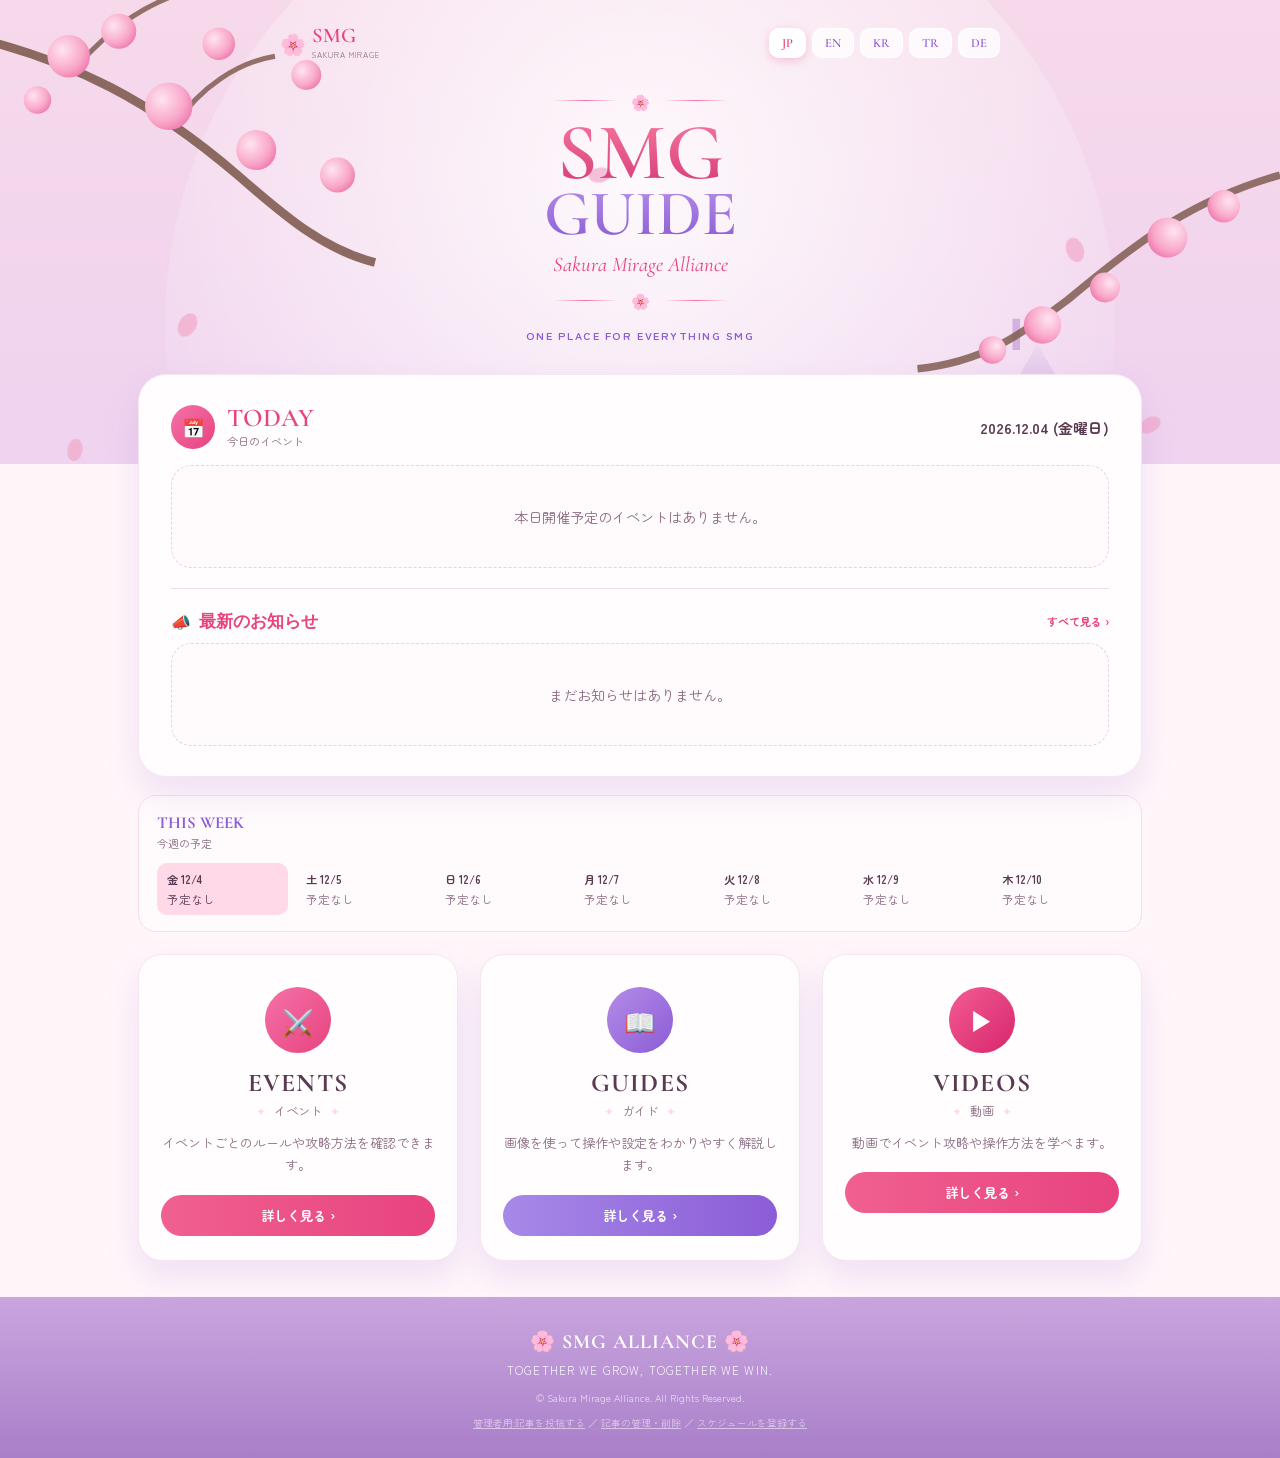
<file: index.html>
<!DOCTYPE html>
<html lang="ja">
<head>
<meta charset="UTF-8">
<meta name="viewport" content="width=device-width, initial-scale=1.0">
<title>SMG GUIDE | Sakura Mirage Alliance</title>
<link rel="preconnect" href="https://fonts.googleapis.com">
<link href="https://fonts.googleapis.com/css2?family=Cormorant+Garamond:ital,wght@0,500;0,600;1,500&family=Zen+Maru+Gothic:wght@400;500;700;900&display=swap" rel="stylesheet">
<link rel="stylesheet" href="styles.css">
</head>
<body>

<section class="hero">
  <svg class="hero-bg" viewBox="0 0 1024 900" preserveAspectRatio="xMidYMin slice" xmlns="http://www.w3.org/2000/svg">
    <defs>
      <linearGradient id="sky" x1="0" y1="0" x2="0" y2="1">
        <stop offset="0%" stop-color="#f6d9ea"/>
        <stop offset="40%" stop-color="#efd3ef"/>
        <stop offset="75%" stop-color="#e2cbef"/>
        <stop offset="100%" stop-color="#d3bde8"/>
      </linearGradient>
      <linearGradient id="water" x1="0" y1="0" x2="0" y2="1">
        <stop offset="0%" stop-color="#e7c9ea"/>
        <stop offset="100%" stop-color="#d1a9de"/>
      </linearGradient>
      <radialGradient id="glow" cx="50%" cy="35%" r="60%">
        <stop offset="0%" stop-color="#ffffff" stop-opacity="0.85"/>
        <stop offset="100%" stop-color="#ffffff" stop-opacity="0"/>
      </radialGradient>
      <linearGradient id="castle" x1="0" y1="0" x2="0" y2="1">
        <stop offset="0%" stop-color="#ecd7f0"/>
        <stop offset="100%" stop-color="#d9bce6"/>
      </linearGradient>
      <radialGradient id="blossom" cx="35%" cy="35%" r="70%">
        <stop offset="0%" stop-color="#ffe4f0"/>
        <stop offset="70%" stop-color="#f9a7c9"/>
        <stop offset="100%" stop-color="#ef7fb0"/>
      </radialGradient>
    </defs>

    <rect x="0" y="0" width="1024" height="900" fill="url(#sky)"/>
    <rect x="0" y="560" width="1024" height="340" fill="url(#water)"/>
    <circle cx="512" cy="260" r="380" fill="url(#glow)"/>

    <g opacity="0.75" transform="translate(660,300)">
      <rect x="60" y="140" width="220" height="140" fill="url(#castle)"/>
      <polygon points="60,140 170,60 280,140" fill="url(#castle)"/>
      <rect x="0" y="180" width="60" height="100" fill="url(#castle)"/>
      <polygon points="0,180 30,140 60,180" fill="url(#castle)"/>
      <rect x="280" y="190" width="55" height="90" fill="url(#castle)"/>
      <polygon points="280,190 307,152 335,190" fill="url(#castle)"/>
      <rect x="150" y="10" width="40" height="70" fill="url(#castle)"/>
      <polygon points="150,10 170,-25 190,10" fill="url(#castle)"/>
      <rect x="150" y="-45" width="6" height="25" fill="#c9a3da"/>
    </g>
    <path d="M 560 560 Q 690 500 830 560" stroke="#e9d3ee" stroke-width="10" fill="none" opacity="0.8"/>

    <g transform="translate(0,-10)">
      <path d="M -20 40 C 60 60 120 90 190 150 C 230 185 260 210 300 220" stroke="#7a5548" stroke-width="7" fill="none" opacity="0.85"/>
      <path d="M 60 65 C 90 30 120 10 160 0" stroke="#7a5548" stroke-width="4" fill="none" opacity="0.8"/>
      <path d="M 140 110 C 160 80 190 60 220 55" stroke="#7a5548" stroke-width="4" fill="none" opacity="0.8"/>
      <g fill="url(#blossom)">
        <circle cx="55" cy="55" r="17"/>
        <circle cx="95" cy="35" r="14"/>
        <circle cx="135" cy="95" r="19"/>
        <circle cx="175" cy="45" r="13"/>
        <circle cx="205" cy="130" r="16"/>
        <circle cx="245" cy="70" r="12"/>
        <circle cx="30" cy="90" r="11"/>
        <circle cx="270" cy="150" r="14"/>
      </g>
    </g>

    <g transform="translate(1024,120) scale(-1,1)">
      <path d="M 0 20 C 70 40 110 70 170 120 C 210 150 240 170 290 175" stroke="#7a5548" stroke-width="6" fill="none" opacity="0.8"/>
      <g fill="url(#blossom)">
        <circle cx="45" cy="45" r="13"/>
        <circle cx="90" cy="70" r="16"/>
        <circle cx="140" cy="110" r="12"/>
        <circle cx="190" cy="140" r="15"/>
        <circle cx="230" cy="160" r="11"/>
      </g>
    </g>

    <g fill="#f3a8c9" opacity="0.7">
      <ellipse cx="150" cy="260" rx="7" ry="10" transform="rotate(30 150 260)"/>
      <ellipse cx="860" cy="200" rx="7" ry="10" transform="rotate(-20 860 200)"/>
      <ellipse cx="920" cy="340" rx="6" ry="9" transform="rotate(60 920 340)"/>
      <ellipse cx="60" cy="360" rx="6" ry="9" transform="rotate(10 60 360)"/>
      <ellipse cx="480" cy="140" rx="6" ry="9" transform="rotate(80 480 140)"/>
    </g>
  </svg>

  <div class="hero-content">
    <div class="topbar">
      <a class="brand" href="index.html">
        <span class="mark">🌸</span>
        <div>
          <div class="brand-name">SMG</div>
          <div class="brand-sub">SAKURA&nbsp;MIRAGE</div>
        </div>
      </a>
      <div class="langs">
        <span class="lang-btn" data-lang="jp">JP</span>
        <span class="lang-btn" data-lang="en">EN</span>
        <span class="lang-btn" data-lang="kr">KR</span>
        <span class="lang-btn" data-lang="tr">TR</span>
        <span class="lang-btn" data-lang="de">DE</span>
      </div>
    </div>

    <div class="ornament"><span class="line"></span>🌸<span class="line"></span></div>
    <h1 class="title">
      <span class="l1">SMG</span>
      <span class="l2">GUIDE</span>
    </h1>
    <p class="subtitle">Sakura Mirage Alliance</p>
    <div class="ornament" style="margin-top:12px;"><span class="line"></span>🌸<span class="line"></span></div>
    <p class="tagline" id="tagline">ONE PLACE FOR EVERYTHING SMG</p>
  </div>
</section>

<section class="today-card">
  <div class="today-card-inner">
    <div class="today-card-head">
      <div class="today-head-left">
        <div class="today-icon">📅</div>
        <div>
          <h2 class="today-title" data-i18n="today_title">TODAY</h2>
          <p class="today-sub" id="today-sub" data-i18n="today_subtitle">今日のイベント</p>
        </div>
      </div>
      <div class="today-date" id="today-date-text">-</div>
    </div>

    <div class="today-events" id="today-events-list">
      <div class="empty-state" data-i18n="loading">読み込み中…</div>
    </div>

    <div class="today-card-divider"></div>

    <div class="today-notice">
      <div class="today-notice-head">
        <span class="today-notice-icon">📣</span>
        <h3 data-i18n="today_notice_heading">最新のお知らせ</h3>
        <a href="notice.html" class="today-notice-more" data-i18n="today_notice_more">すべて見る ›</a>
      </div>
      <div id="today-notice-item">
        <div class="empty-state" data-i18n="loading">読み込み中…</div>
      </div>
    </div>
  </div>
</section>

<section class="this-week">
  <div class="this-week-inner">
    <div class="this-week-head">
      <h3 data-i18n="this_week_title">THIS WEEK</h3>
      <p id="this-week-sub" data-i18n="this_week_subtitle">今週の予定</p>
    </div>
    <div class="week-list" id="week-list">
      <div class="empty-state" data-i18n="loading">読み込み中…</div>
    </div>
  </div>
</section>

<div class="cards">
  <a class="card" href="events.html">
    <div class="icon-circle icon-events">⚔️</div>
    <h3>EVENTS</h3>
    <div class="jp" data-i18n="card_events_label">イベント</div>
    <p data-i18n="card_events_desc">イベントごとのルールや攻略方法を確認できます。</p>
    <span class="cta cta-events" data-i18n="cta_more">詳しく見る ›</span>
  </a>
  <a class="card" href="guides.html">
    <div class="icon-circle icon-guides">📖</div>
    <h3>GUIDES</h3>
    <div class="jp" data-i18n="card_guides_label">ガイド</div>
    <p data-i18n="card_guides_desc">画像を使って操作や設定をわかりやすく解説します。</p>
    <span class="cta cta-guides" data-i18n="cta_more">詳しく見る ›</span>
  </a>
  <a class="card" href="videos.html">
    <div class="icon-circle icon-videos">▶</div>
    <h3>VIDEOS</h3>
    <div class="jp" data-i18n="card_videos_label">動画</div>
    <p data-i18n="card_videos_desc">動画でイベント攻略や操作方法を学べます。</p>
    <span class="cta cta-videos" data-i18n="cta_more">詳しく見る ›</span>
  </a>
</div>

<footer>
  <h5>🌸 SMG ALLIANCE 🌸</h5>
  <p class="en">TOGETHER WE GROW, TOGETHER WE WIN.</p>
  <p class="copy">© Sakura Mirage Alliance. All Rights Reserved.</p>
  <p class="copy" style="margin-top:10px;">
    <a href="admin.html" style="color:#fff; opacity:.7; text-decoration:underline;" data-i18n="footer_admin_post">管理者用:記事を投稿する</a>
    ／
    <a href="manage.html" style="color:#fff; opacity:.7; text-decoration:underline;" data-i18n="footer_admin_manage">記事の管理・削除</a>
    ／
    <a href="schedule-admin.html" style="color:#fff; opacity:.7; text-decoration:underline;">スケジュールを登録する</a>
  </p>
</footer>

<script src="config.js"></script>
<script src="app.js"></script>
<script>
  let allSchedules = [];
  let latestNotice = null;

  function renderTodayDate(lang) {
    const { dateStr, weekday } = SMG.getSTDate(0);
    const [y, m, d] = dateStr.split("-").map(Number);
    const text = (lang === "en")
      ? `${SMG.MONTH_EN[m - 1]} ${d}, ${y}`
      : `${y}.${String(m).padStart(2,"0")}.${String(d).padStart(2,"0")} (${SMG.WEEKDAY_FULL[lang][weekday].slice(0,3)})`;
    document.getElementById("today-date-text").textContent = text;
  }

  function renderTodayEvents(lang) {
    const list = document.getElementById("today-events-list");
    const today = SMG.getTodaySchedules(allSchedules);
    if (!today.length) {
      list.innerHTML = `<div class="empty-state">${SMG.t("today_empty", lang)}</div>`;
      return;
    }
    const next = SMG.getNextEvent(today);
    list.innerHTML = today.map(s => SMG.renderEventRow(s, lang, !!(next && s.id === next.id))).join("");
  }

  function renderThisWeek(lang) {
    const listEl = document.getElementById("week-list");
    const week = SMG.getWeekSchedules(allSchedules, 7);
    listEl.innerHTML = week.map((day, i) => SMG.renderWeekDay(day, lang, i === 0)).join("");
  }

  function renderNotice(lang) {
    const box = document.getElementById("today-notice-item");
    if (!latestNotice) {
      box.innerHTML = `<div class="empty-state">${SMG.t("notice_empty", lang)}</div>`;
      return;
    }
    const title = SMG.v(latestNotice, "title", lang);
    const content = SMG.excerpt(SMG.v(latestNotice, "content", lang), 60);
    box.innerHTML = `
      <a class="today-notice-item-link" href="post.html?id=${latestNotice.id}">
        <div class="today-notice-title">${SMG.escapeHtml(title)}</div>
        <div class="today-notice-excerpt">${SMG.escapeHtml(content)}</div>
        <div class="today-notice-date">${SMG.formatDate(latestNotice.created_at)}</div>
      </a>
    `;
  }

  function renderAll(lang) {
    renderTodayDate(lang);
    renderTodayEvents(lang);
    renderThisWeek(lang);
    renderNotice(lang);
  }

  async function init() {
    const [schedules, noticePosts] = await Promise.all([
      SMG.fetchSchedules({ published: true }),
      SMG.fetchPosts({ category: "NOTICE", limit: 1 })
    ]);
    allSchedules = schedules;
    latestNotice = noticePosts[0] || null;
    renderAll(SMG.getLang());
  }

  SMG.initLangButtons((lang) => renderAll(lang));
  init();
</script>

</body>
</html>
</file>
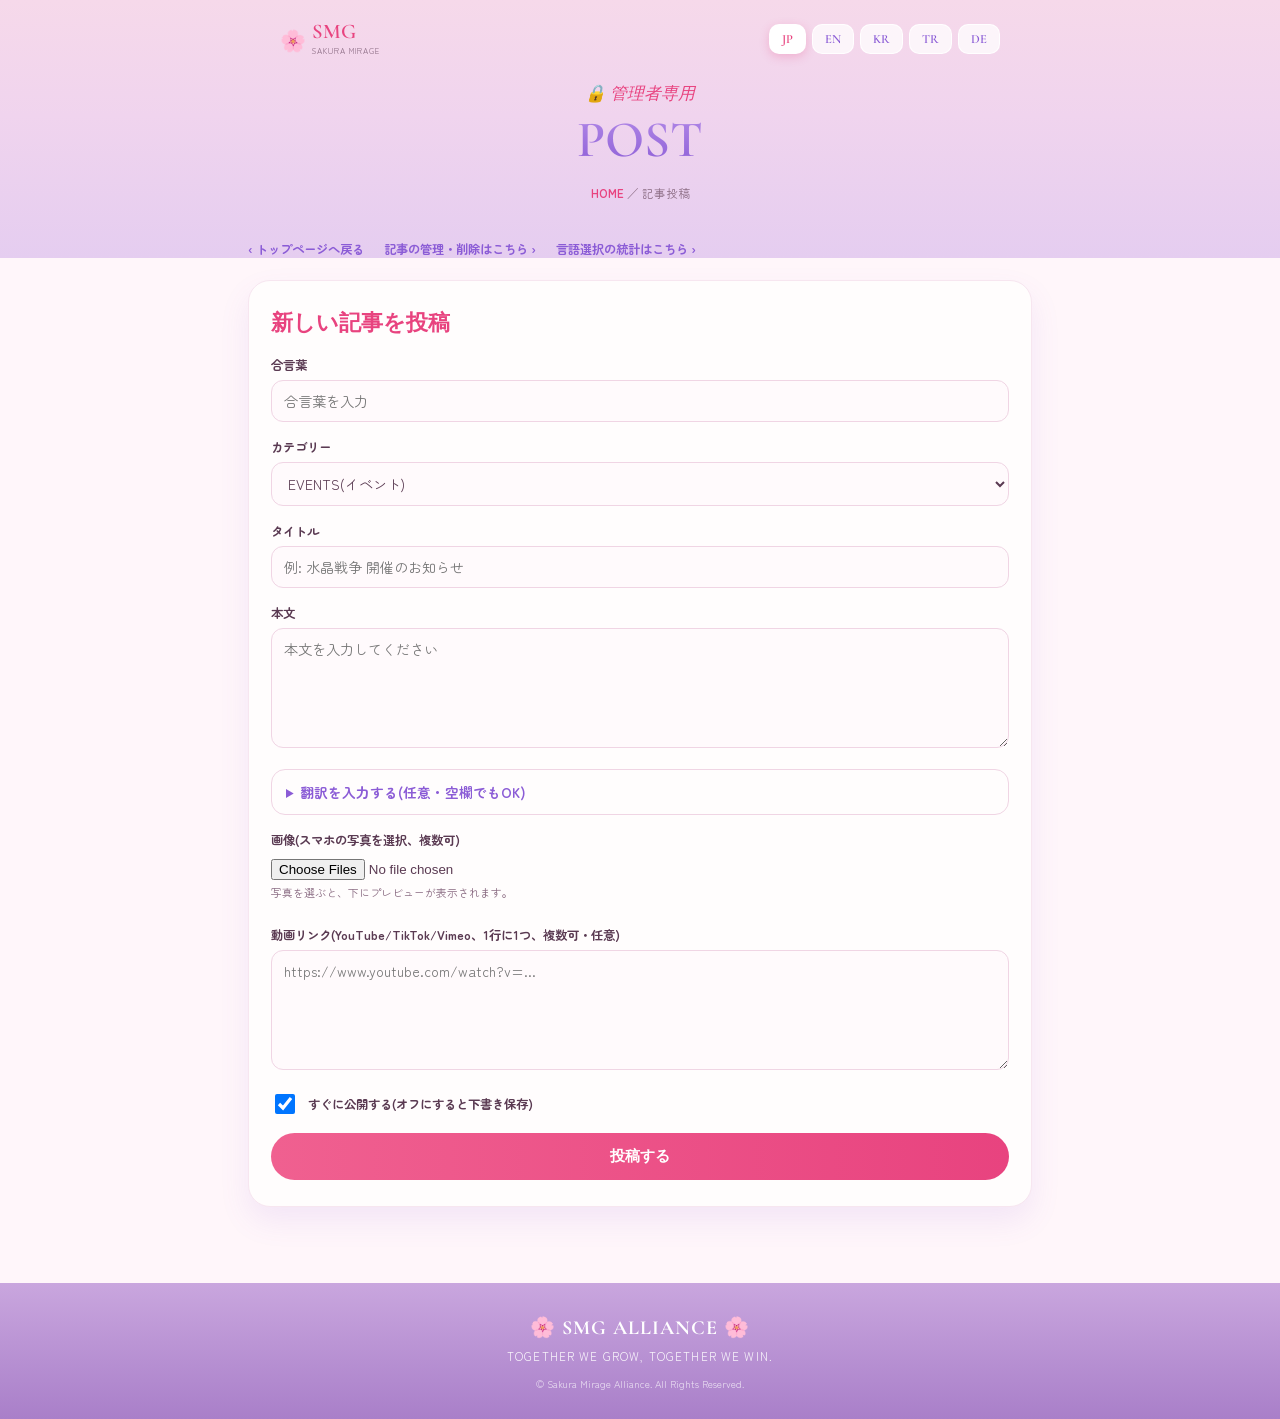
<file: admin.html>
<!DOCTYPE html>
<html lang="ja">
<head>
<meta charset="UTF-8">
<meta name="viewport" content="width=device-width, initial-scale=1.0">
<title>記事投稿 | SMG GUIDE</title>
<link rel="preconnect" href="https://fonts.googleapis.com">
<link href="https://fonts.googleapis.com/css2?family=Cormorant+Garamond:ital,wght@0,500;0,600;1,500&family=Zen+Maru+Gothic:wght@400;500;700;900&display=swap" rel="stylesheet">
<link rel="stylesheet" href="styles.css">
</head>
<body>

<header class="page-header">
  <div class="topbar">
    <a class="brand" href="index.html">
      <span class="mark">🌸</span>
      <div>
        <div class="brand-name">SMG</div>
        <div class="brand-sub">SAKURA&nbsp;MIRAGE</div>
      </div>
    </a>
    <div class="langs">
      <span class="lang-btn" data-lang="jp">JP</span>
      <span class="lang-btn" data-lang="en">EN</span>
      <span class="lang-btn" data-lang="kr">KR</span>
      <span class="lang-btn" data-lang="tr">TR</span>
      <span class="lang-btn" data-lang="de">DE</span>
    </div>
  </div>
  <p class="page-eyebrow">🔒 <span data-i18n="admin_eyebrow">管理者専用</span></p>
  <h1 class="page-title purple">POST</h1>
  <p class="breadcrumb"><a href="index.html">HOME</a> ／ <span data-i18n="admin_breadcrumb">記事投稿</span></p>
</header>

<main class="page-body admin-wrap">
  <a class="back-link" href="index.html" data-i18n="back_to_top">‹ トップページへ戻る</a>
  <a class="back-link" href="manage.html" style="margin-left:16px;" data-i18n="link_manage">記事の管理・削除はこちら ›</a>
  <a class="back-link" href="stats.html" style="margin-left:16px;">言語選択の統計はこちら ›</a>

  <div class="admin-card">
    <h2 data-i18n="admin_heading">新しい記事を投稿</h2>

    <form id="post-form">
      <div class="field">
        <label for="f-password" data-i18n="label_password">合言葉</label>
        <input type="password" id="f-password" required data-i18n-ph="ph_password" placeholder="合言葉を入力">
      </div>

      <div class="field">
        <label for="f-category" data-i18n="label_category">カテゴリー</label>
        <select id="f-category" required>
          <option value="EVENTS" data-i18n="opt_events">EVENTS(イベント)</option>
          <option value="GUIDES" data-i18n="opt_guides">GUIDES(ガイド)</option>
          <option value="VIDEOS" data-i18n="opt_videos">VIDEOS(動画)</option>
          <option value="NOTICE" data-i18n="opt_notice">NOTICE(お知らせ)</option>
        </select>
      </div>

      <div class="field">
        <label for="f-title" data-i18n="label_title">タイトル</label>
        <input type="text" id="f-title" required data-i18n-ph="ph_title" placeholder="例: 水晶戦争 開催のお知らせ">
      </div>

      <div class="field">
        <label for="f-content" data-i18n="label_content">本文</label>
        <textarea id="f-content" required data-i18n-ph="ph_content" placeholder="本文を入力してください"></textarea>
      </div>

      <details class="field" style="border:1px solid #f0d5e4; border-radius:14px; padding:12px 14px;">
        <summary style="cursor:pointer; font-size:.85rem; font-weight:700; color:var(--purple-deep);" data-i18n="translations_toggle">翻訳を入力する(任意・空欄でもOK)</summary>
        <div style="margin-top:14px;">
          <div class="field">
            <label for="f-title-en" data-i18n="label_title_en">タイトル(英語)</label>
            <input type="text" id="f-title-en" placeholder="例: Crystal War Announcement">
          </div>
          <div class="field">
            <label for="f-content-en" data-i18n="label_content_en">本文(英語)</label>
            <textarea id="f-content-en" placeholder="English content"></textarea>
          </div>
          <div class="field">
            <label for="f-title-kr" data-i18n="label_title_kr">タイトル(韓国語)</label>
            <input type="text" id="f-title-kr" placeholder="예: 수정 전쟁 안내">
          </div>
          <div class="field">
            <label for="f-content-kr" data-i18n="label_content_kr">本文(韓国語)</label>
            <textarea id="f-content-kr" placeholder="한국어 내용"></textarea>
          </div>
          <div class="field">
            <label for="f-title-tr" data-i18n="label_title_tr">タイトル(トルコ語)</label>
            <input type="text" id="f-title-tr" placeholder="Örn: Kristal Savaşı Duyurusu">
          </div>
          <div class="field">
            <label for="f-content-tr" data-i18n="label_content_tr">本文(トルコ語)</label>
            <textarea id="f-content-tr" placeholder="Türkçe içerik"></textarea>
          </div>
          <div class="field">
            <label for="f-title-de" data-i18n="label_title_de">タイトル(ドイツ語)</label>
            <input type="text" id="f-title-de" placeholder="Z.B. Kristallkrieg-Ankündigung">
          </div>
          <div class="field" style="margin-bottom:0;">
            <label for="f-content-de" data-i18n="label_content_de">本文(ドイツ語)</label>
            <textarea id="f-content-de" placeholder="Deutscher Inhalt"></textarea>
          </div>
        </div>
      </details>

      <div class="field">
        <label for="f-images" data-i18n="label_images">画像(スマホの写真を選択、複数可)</label>
        <input type="file" id="f-images" accept="image/*" multiple>
        <div class="field-hint" data-i18n="hint_images">写真を選ぶと、下にプレビューが表示されます。</div>
        <div class="thumb-preview" id="thumb-preview"></div>
      </div>

      <div class="field">
        <label for="f-youtube" data-i18n="label_youtube">YouTubeリンク(1行に1つ、複数可・任意)</label>
        <textarea id="f-youtube" placeholder="https://www.youtube.com/watch?v=..."></textarea>
      </div>

      <div class="field switch-row">
        <input type="checkbox" id="f-published" checked style="width:20px;height:20px;">
        <label for="f-published" style="margin:0;" data-i18n="label_publish">すぐに公開する(オフにすると下書き保存)</label>
      </div>

      <button type="submit" class="submit-btn" id="submit-btn" data-i18n="submit_btn">投稿する</button>

      <div id="form-msg"></div>
    </form>
  </div>
</main>

<footer>
  <h5>🌸 SMG ALLIANCE 🌸</h5>
  <p class="en">TOGETHER WE GROW, TOGETHER WE WIN.</p>
  <p class="copy">© Sakura Mirage Alliance. All Rights Reserved.</p>
</footer>

<script src="config.js"></script>
<script src="app.js"></script>
<script>
  const cfg = window.SMG_CONFIG || {};
  const imagesInput = document.getElementById("f-images");
  const preview = document.getElementById("thumb-preview");
  const form = document.getElementById("post-form");
  const submitBtn = document.getElementById("submit-btn");
  const msgBox = document.getElementById("form-msg");

  let selectedFiles = [];

  imagesInput.addEventListener("change", () => {
    selectedFiles = Array.from(imagesInput.files || []);
    preview.innerHTML = "";
    selectedFiles.forEach(file => {
      const img = document.createElement("img");
      img.src = URL.createObjectURL(file);
      preview.appendChild(img);
    });
  });

  function showMessage(text, type) {
    msgBox.textContent = text;
    msgBox.className = "form-msg " + type;
  }

  // 1枚の画像をSupabase Storageにアップロードし、公開URLを返す
  async function uploadImage(file) {
    const safeName = Date.now() + "_" + Math.random().toString(36).slice(2, 8) + "_" + file.name.replace(/[^a-zA-Z0-9._-]/g, "");
    const uploadUrl = cfg.SUPABASE_URL.replace(/\/$/, "") + "/storage/v1/object/post-images/" + safeName;

    const res = await fetch(uploadUrl, {
      method: "POST",
      headers: {
        apikey: cfg.SUPABASE_PUBLISHABLE_KEY,
        Authorization: "Bearer " + cfg.SUPABASE_PUBLISHABLE_KEY,
        "Content-Type": file.type || "application/octet-stream"
      },
      body: file
    });

    if (!res.ok) {
      const errText = await res.text();
      console.error("[SMG] 画像アップロード失敗:", errText);
      throw new Error(SMG.t("msg_failed"));
    }

    return cfg.SUPABASE_URL.replace(/\/$/, "") + "/storage/v1/object/public/post-images/" + safeName;
  }

  form.addEventListener("submit", async (e) => {
    e.preventDefault();
    submitBtn.disabled = true;
    showMessage(SMG.t("msg_sending"), "ok");

    try {
      const password = document.getElementById("f-password").value;
      const category = document.getElementById("f-category").value;
      const title = document.getElementById("f-title").value.trim();
      const content = document.getElementById("f-content").value.trim();
      const published = document.getElementById("f-published").checked;
      const youtubeUrls = document.getElementById("f-youtube").value
        .split("\n").map(s => s.trim()).filter(Boolean);

      if (!title || !content) {
        showMessage(SMG.t("msg_missing_fields"), "err");
        submitBtn.disabled = false;
        return;
      }

      // 画像を1枚ずつアップロード
      const imageUrls = [];
      for (const file of selectedFiles) {
        showMessage(SMG.t("msg_uploading") + " (" + (imageUrls.length + 1) + "/" + selectedFiles.length + ")", "ok");
        const url = await uploadImage(file);
        imageUrls.push(url);
      }

      showMessage(SMG.t("msg_saving"), "ok");

      const payload = {
        submit_key: password,
        category: category,
        title: title,
        content: content,
        title_en: document.getElementById("f-title-en").value.trim(),
        content_en: document.getElementById("f-content-en").value.trim(),
        title_kr: document.getElementById("f-title-kr").value.trim(),
        content_kr: document.getElementById("f-content-kr").value.trim(),
        title_tr: document.getElementById("f-title-tr").value.trim(),
        content_tr: document.getElementById("f-content-tr").value.trim(),
        title_de: document.getElementById("f-title-de").value.trim(),
        content_de: document.getElementById("f-content-de").value.trim(),
        published: published,
        image_urls: imageUrls,
        youtube_urls: youtubeUrls
      };

      const insertUrl = cfg.SUPABASE_URL.replace(/\/$/, "") + "/rest/v1/posts";
      const res = await fetch(insertUrl, {
        method: "POST",
        headers: {
          apikey: cfg.SUPABASE_PUBLISHABLE_KEY,
          Authorization: "Bearer " + cfg.SUPABASE_PUBLISHABLE_KEY,
          "Content-Type": "application/json",
          Prefer: "return=representation"
        },
        body: JSON.stringify(payload)
      });

      if (!res.ok) {
        const errText = await res.text();
        console.error("[SMG] 投稿エラー:", errText);
        if (errText.includes("合言葉が間違っています")) {
          showMessage(SMG.t("msg_wrong_password"), "err");
        } else {
          showMessage(SMG.t("msg_failed"), "err");
        }
        submitBtn.disabled = false;
        return;
      }

      showMessage(SMG.t("msg_success"), "ok");
      form.reset();
      selectedFiles = [];
      preview.innerHTML = "";
      applyPlaceholders();

    } catch (err) {
      console.error("[SMG] エラー:", err);
      showMessage("Error: " + err.message, "err");
    } finally {
      submitBtn.disabled = false;
    }
  });

  // placeholder文言も選択中の言語に合わせる
  function applyPlaceholders() {
    document.querySelectorAll("[data-i18n-ph]").forEach(el => {
      el.placeholder = SMG.t(el.dataset.i18nPh);
    });
  }

  SMG.initLangButtons(() => applyPlaceholders());
  applyPlaceholders();
</script>

</body>
</html>
</file>
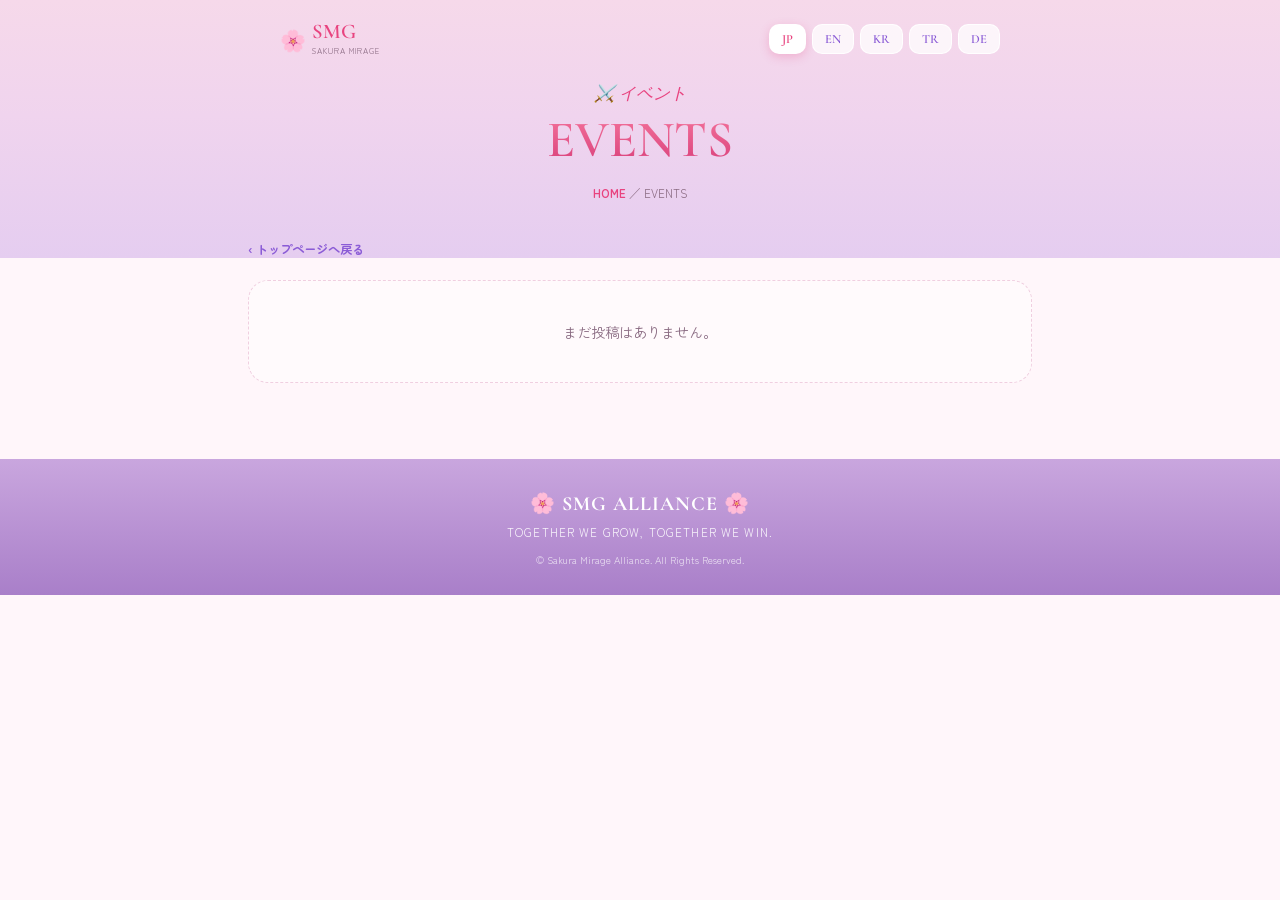
<file: events.html>
<!DOCTYPE html>
<html lang="ja">
<head>
<meta charset="UTF-8">
<meta name="viewport" content="width=device-width, initial-scale=1.0">
<title>EVENTS | SMG GUIDE</title>
<link rel="preconnect" href="https://fonts.googleapis.com">
<link href="https://fonts.googleapis.com/css2?family=Cormorant+Garamond:ital,wght@0,500;0,600;1,500&family=Zen+Maru+Gothic:wght@400;500;700;900&display=swap" rel="stylesheet">
<link rel="stylesheet" href="styles.css">
</head>
<body>

<header class="page-header">
  <div class="topbar">
    <a class="brand" href="index.html">
      <span class="mark">🌸</span>
      <div>
        <div class="brand-name">SMG</div>
        <div class="brand-sub">SAKURA&nbsp;MIRAGE</div>
      </div>
    </a>
    <div class="langs">
      <span class="lang-btn" data-lang="jp">JP</span>
      <span class="lang-btn" data-lang="en">EN</span>
      <span class="lang-btn" data-lang="kr">KR</span>
      <span class="lang-btn" data-lang="tr">TR</span>
      <span class="lang-btn" data-lang="de">DE</span>
    </div>
  </div>
  <p class="page-eyebrow">⚔️ <span data-i18n="eyebrow_events">イベント</span></p>
  <h1 class="page-title">EVENTS</h1>
  <p class="breadcrumb"><a href="index.html">HOME</a> ／ EVENTS</p>
</header>

<main class="page-body">
  <a class="back-link" href="index.html" data-i18n="back_to_top">‹ トップページへ戻る</a>
  <div id="list">
    <div class="empty-state" data-i18n="loading">読み込み中…</div>
  </div>
</main>

<footer>
  <h5>🌸 SMG ALLIANCE 🌸</h5>
  <p class="en">TOGETHER WE GROW, TOGETHER WE WIN.</p>
  <p class="copy">© Sakura Mirage Alliance. All Rights Reserved.</p>
</footer>

<script src="config.js"></script>
<script src="app.js"></script>
<script>
  let posts = [];

  function render(lang) {
    const list = document.getElementById("list");
    if (!posts.length) {
      list.innerHTML = '<div class="empty-state">' + SMG.t("empty_posts", lang) + '</div>';
      return;
    }
    list.innerHTML = posts.map(p => {
      const images = SMG.toArray(p.image_urls);
      const thumb = images[0]
        ? `<img class="thumb" src="${SMG.escapeHtml(images[0])}" alt="">`
        : "";
      return `
        <a class="post-card" href="post.html?id=${p.id}">
          ${thumb}
          <div class="post-body">
            <h2>${SMG.escapeHtml(SMG.v(p, "title", lang))}</h2>
            <p class="excerpt">${SMG.escapeHtml(SMG.excerpt(SMG.v(p, "content", lang), 90))}</p>
            <div class="meta">${SMG.formatDate(p.created_at)}</div>
          </div>
        </a>
      `;
    }).join("");
  }

  async function init() {
    posts = await SMG.fetchPosts({ category: "EVENTS" });
    render(SMG.getLang());
  }

  SMG.initLangButtons((lang) => render(lang));
  init();
</script>

</body>
</html>
</file>
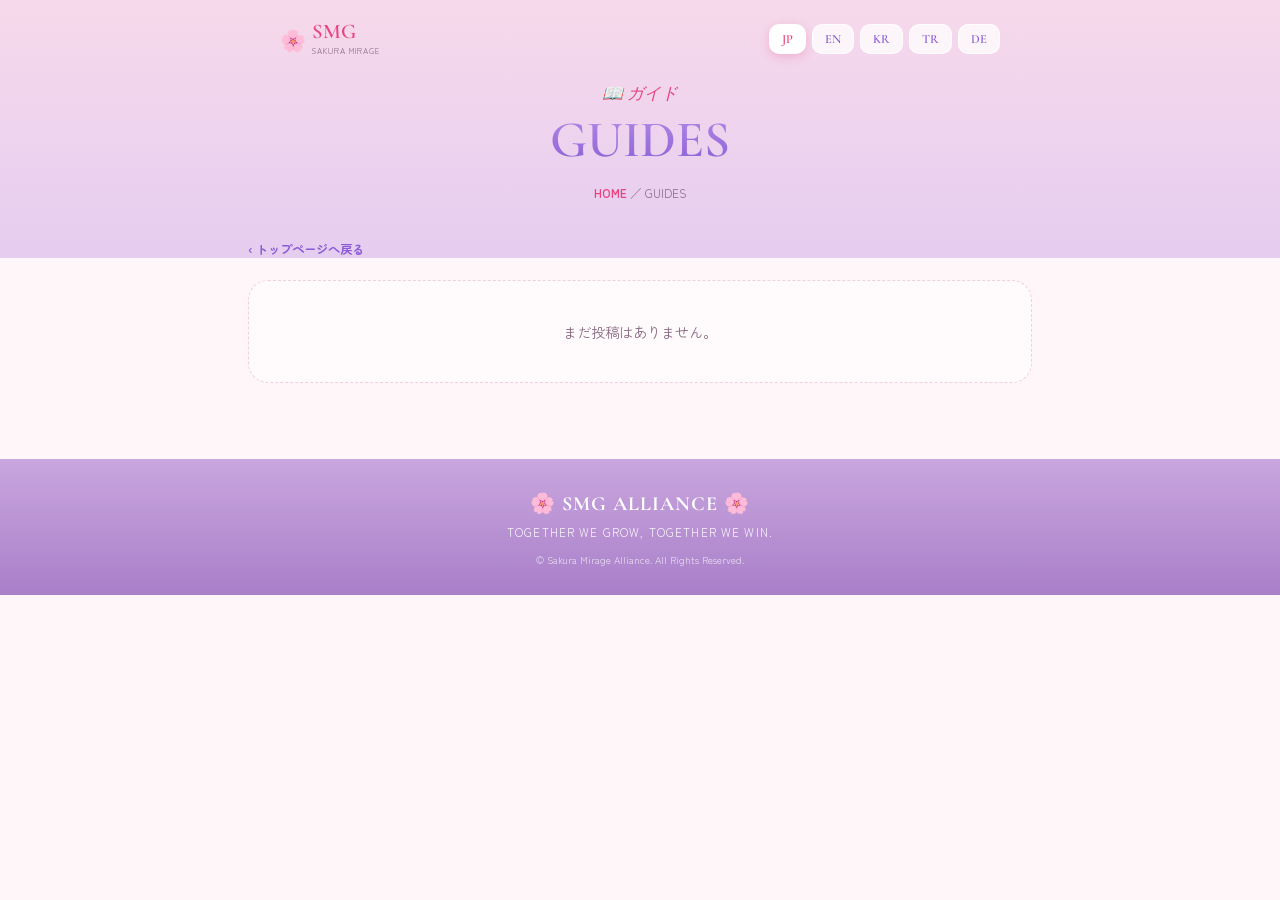
<file: guides.html>
<!DOCTYPE html>
<html lang="ja">
<head>
<meta charset="UTF-8">
<meta name="viewport" content="width=device-width, initial-scale=1.0">
<title>GUIDES | SMG GUIDE</title>
<link rel="preconnect" href="https://fonts.googleapis.com">
<link href="https://fonts.googleapis.com/css2?family=Cormorant+Garamond:ital,wght@0,500;0,600;1,500&family=Zen+Maru+Gothic:wght@400;500;700;900&display=swap" rel="stylesheet">
<link rel="stylesheet" href="styles.css">
</head>
<body>

<header class="page-header">
  <div class="topbar">
    <a class="brand" href="index.html">
      <span class="mark">🌸</span>
      <div>
        <div class="brand-name">SMG</div>
        <div class="brand-sub">SAKURA&nbsp;MIRAGE</div>
      </div>
    </a>
    <div class="langs">
      <span class="lang-btn" data-lang="jp">JP</span>
      <span class="lang-btn" data-lang="en">EN</span>
      <span class="lang-btn" data-lang="kr">KR</span>
      <span class="lang-btn" data-lang="tr">TR</span>
      <span class="lang-btn" data-lang="de">DE</span>
    </div>
  </div>
  <p class="page-eyebrow">📖 <span data-i18n="eyebrow_guides">ガイド</span></p>
  <h1 class="page-title purple">GUIDES</h1>
  <p class="breadcrumb"><a href="index.html">HOME</a> ／ GUIDES</p>
</header>

<main class="page-body">
  <a class="back-link" href="index.html" data-i18n="back_to_top">‹ トップページへ戻る</a>
  <div id="list">
    <div class="empty-state" data-i18n="loading">読み込み中…</div>
  </div>
</main>

<footer>
  <h5>🌸 SMG ALLIANCE 🌸</h5>
  <p class="en">TOGETHER WE GROW, TOGETHER WE WIN.</p>
  <p class="copy">© Sakura Mirage Alliance. All Rights Reserved.</p>
</footer>

<script src="config.js"></script>
<script src="app.js"></script>
<script>
  let posts = [];

  function render(lang) {
    const list = document.getElementById("list");
    if (!posts.length) {
      list.innerHTML = '<div class="empty-state">' + SMG.t("empty_posts", lang) + '</div>';
      return;
    }
    list.innerHTML = posts.map(p => {
      const images = SMG.toArray(p.image_urls);
      const thumb = images[0]
        ? `<img class="thumb" src="${SMG.escapeHtml(images[0])}" alt="">`
        : "";
      return `
        <a class="post-card" href="post.html?id=${p.id}">
          ${thumb}
          <div class="post-body">
            <h2>${SMG.escapeHtml(SMG.v(p, "title", lang))}</h2>
            <p class="excerpt">${SMG.escapeHtml(SMG.excerpt(SMG.v(p, "content", lang), 90))}</p>
            <div class="meta">${SMG.formatDate(p.created_at)}</div>
          </div>
        </a>
      `;
    }).join("");
  }

  async function init() {
    posts = await SMG.fetchPosts({ category: "GUIDES" });
    render(SMG.getLang());
  }

  SMG.initLangButtons((lang) => render(lang));
  init();
</script>

</body>
</html>
</file>
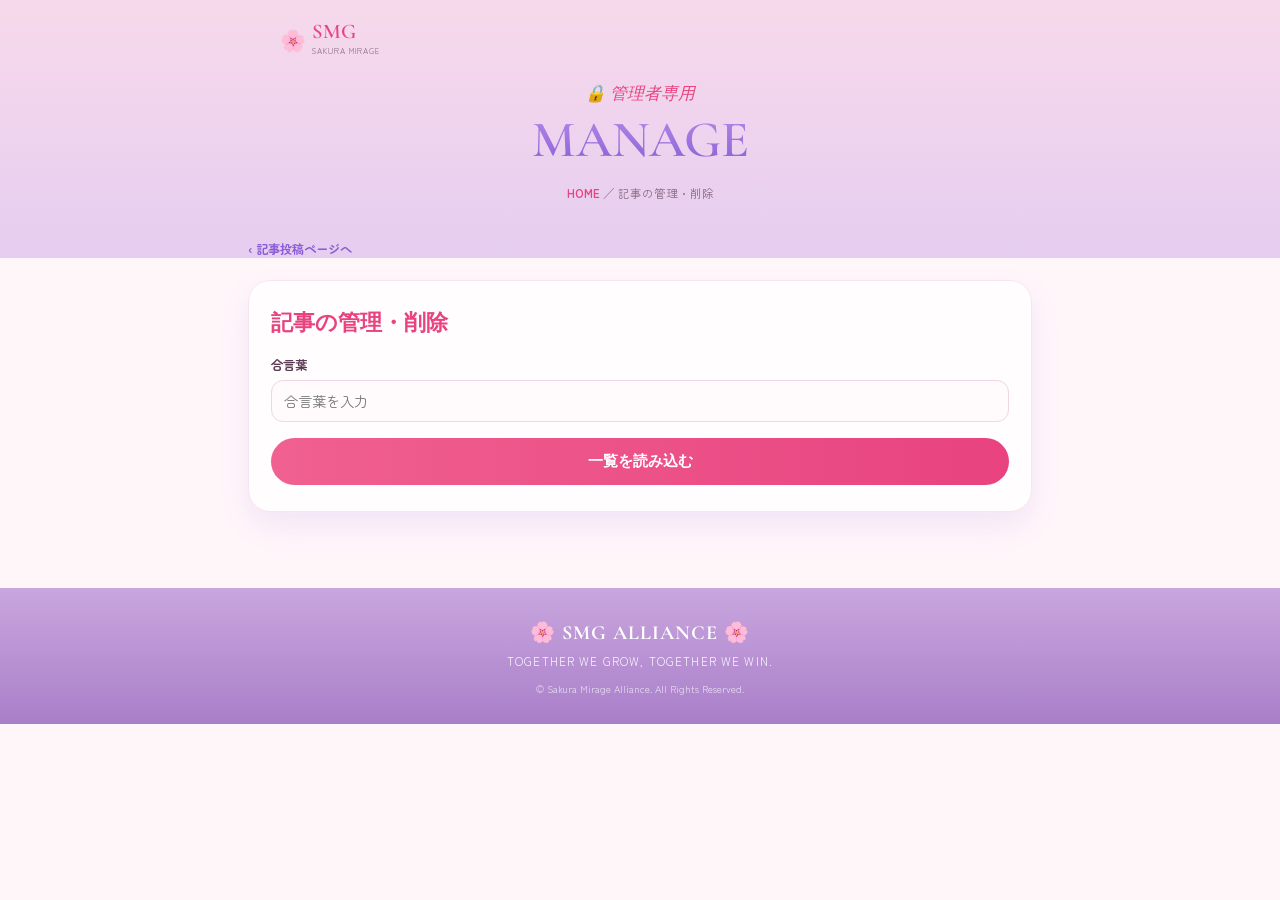
<file: manage.html>
<!DOCTYPE html>
<html lang="ja">
<head>
<meta charset="UTF-8">
<meta name="viewport" content="width=device-width, initial-scale=1.0">
<title>記事の管理・削除 | SMG GUIDE</title>
<link rel="preconnect" href="https://fonts.googleapis.com">
<link href="https://fonts.googleapis.com/css2?family=Cormorant+Garamond:ital,wght@0,500;0,600;1,500&family=Zen+Maru+Gothic:wght@400;500;700;900&display=swap" rel="stylesheet">
<link rel="stylesheet" href="styles.css">
<style>
  .manage-item{
    display:flex;
    align-items:center;
    justify-content:space-between;
    gap:12px;
    padding:14px 0;
    border-bottom:1px solid #f5dcea;
  }
  .manage-item:last-child{border-bottom:none;}
  .manage-info{min-width:0;}
  .manage-info h3{
    margin:0 0 4px;
    font-size:.92rem;
    color:var(--ink);
    overflow:hidden;
    text-overflow:ellipsis;
    white-space:nowrap;
  }
  .manage-info .meta{
    font-size:.68rem;
    color:var(--ink-soft);
  }
  .status-pill{
    display:inline-block;
    font-size:.62rem;
    padding:2px 8px;
    border-radius:10px;
    margin-right:6px;
    font-weight:700;
  }
  .status-pill.pub{background:#e9f9ee; color:#2f8a4c;}
  .status-pill.draft{background:#f0eef5; color:#8a6b82;}
  .delete-btn{
    flex:none;
    padding:8px 16px;
    border-radius:20px;
    border:1.5px solid #e8437f;
    background:#fff;
    color:#e8437f;
    font-size:.75rem;
    font-weight:700;
    cursor:pointer;
  }
  .delete-btn:disabled{opacity:.5; cursor:not-allowed;}
  .edit-btn{
    flex:none;
    padding:8px 16px;
    border-radius:20px;
    border:1.5px solid var(--purple-deep);
    background:#fff;
    color:var(--purple-deep);
    font-size:.75rem;
    font-weight:700;
    cursor:pointer;
    margin-right:8px;
  }
  .edit-btn:disabled{opacity:.5; cursor:not-allowed;}
  .manage-row{display:flex; align-items:center; justify-content:space-between; gap:12px;}
  .edit-panel{
    display:none;
    margin-top:14px;
    padding-top:14px;
    border-top:1px dashed #f0cfe0;
  }
  .edit-panel.open{display:block;}
  .edit-actions{display:flex; gap:10px; margin-top:6px;}
  .edit-actions .submit-btn{width:auto; padding:10px 22px; font-size:.82rem;}
  .cancel-btn{
    padding:10px 22px;
    border-radius:30px;
    border:1.5px solid #ccc;
    background:#fff;
    color:#777;
    font-size:.82rem;
    font-weight:700;
    cursor:pointer;
  }
</style>
</head>
<body>

<header class="page-header">
  <div class="topbar">
    <a class="brand" href="index.html">
      <span class="mark">🌸</span>
      <div>
        <div class="brand-name">SMG</div>
        <div class="brand-sub">SAKURA&nbsp;MIRAGE</div>
      </div>
    </a>
  </div>
  <p class="page-eyebrow">🔒 管理者専用</p>
  <h1 class="page-title purple">MANAGE</h1>
  <p class="breadcrumb"><a href="index.html">HOME</a> ／ 記事の管理・削除</p>
</header>

<main class="page-body admin-wrap">
  <a class="back-link" href="admin.html">‹ 記事投稿ページへ</a>

  <div class="admin-card">
    <h2>記事の管理・削除</h2>

    <div class="field">
      <label for="f-password">合言葉</label>
      <input type="password" id="f-password" placeholder="合言葉を入力">
    </div>
    <button type="button" class="submit-btn" id="load-btn">一覧を読み込む</button>
    <div id="form-msg"></div>
  </div>

  <div class="admin-card" id="list-card" style="margin-top:18px; display:none;">
    <h2>記事一覧(下書きも含む)</h2>
    <div id="list"></div>
  </div>
</main>

<footer>
  <h5>🌸 SMG ALLIANCE 🌸</h5>
  <p class="en">TOGETHER WE GROW, TOGETHER WE WIN.</p>
  <p class="copy">© Sakura Mirage Alliance. All Rights Reserved.</p>
</footer>

<script src="config.js"></script>
<script src="app.js"></script>
<script>
  const cfg = window.SMG_CONFIG || {};
  const msgBox = document.getElementById("form-msg");
  const loadBtn = document.getElementById("load-btn");
  const listCard = document.getElementById("list-card");
  const list = document.getElementById("list");
  let currentKey = "";

  function showMessage(text, type) {
    msgBox.textContent = text;
    msgBox.className = "form-msg " + type;
  }

  let postsById = {};

  function render(posts) {
    postsById = {};
    posts.forEach(p => postsById[p.id] = p);

    if (!posts.length) {
      list.innerHTML = '<div class="empty-state">記事がありません。</div>';
      return;
    }
    list.innerHTML = posts.map(p => `
      <div class="manage-item" data-id="${p.id}" style="display:block;">
        <div class="manage-row">
          <div class="manage-info">
            <h3>
              <span class="status-pill ${p.published ? "pub" : "draft"}">${p.published ? "公開中" : "下書き"}</span>
              ${SMG.escapeHtml(p.title || "(無題)")}
            </h3>
            <div class="meta">${SMG.escapeHtml(p.category || "")} ・ ${SMG.formatDate(p.created_at)}</div>
          </div>
          <div>
            <button class="edit-btn" data-id="${p.id}">編集</button>
            <button class="delete-btn" data-id="${p.id}">削除</button>
          </div>
        </div>
        <div class="edit-panel" id="edit-panel-${p.id}"></div>
      </div>
    `).join("");

    list.querySelectorAll(".delete-btn").forEach(btn => {
      btn.addEventListener("click", () => deletePost(btn.dataset.id, btn));
    });
    list.querySelectorAll(".edit-btn").forEach(btn => {
      btn.addEventListener("click", () => toggleEditPanel(btn.dataset.id));
    });
  }

  function editFormHtml(p) {
    const imgLines = SMG.toArray(p.image_urls).join("\n");
    const ytLines = SMG.toArray(p.youtube_urls).join("\n");
    return `
      <div class="field">
        <label>カテゴリー</label>
        <select id="e-category-${p.id}">
          ${["EVENTS","GUIDES","VIDEOS","NOTICE"].map(c => `<option value="${c}" ${p.category===c?"selected":""}>${c}</option>`).join("")}
        </select>
      </div>
      <div class="field"><label>タイトル</label><input type="text" id="e-title-${p.id}" value="${SMG.escapeHtml(p.title||"")}"></div>
      <div class="field"><label>本文</label><textarea id="e-content-${p.id}">${SMG.escapeHtml(p.content||"")}</textarea></div>

      <details class="field" style="border:1px solid #f0d5e4; border-radius:14px; padding:12px 14px;">
        <summary style="cursor:pointer; font-size:.8rem; font-weight:700; color:var(--purple-deep);">翻訳を編集する</summary>
        <div style="margin-top:12px;">
          <div class="field"><label>タイトル(英語)</label><input type="text" id="e-title_en-${p.id}" value="${SMG.escapeHtml(p.title_en||"")}"></div>
          <div class="field"><label>本文(英語)</label><textarea id="e-content_en-${p.id}">${SMG.escapeHtml(p.content_en||"")}</textarea></div>
          <div class="field"><label>タイトル(韓国語)</label><input type="text" id="e-title_kr-${p.id}" value="${SMG.escapeHtml(p.title_kr||"")}"></div>
          <div class="field"><label>本文(韓国語)</label><textarea id="e-content_kr-${p.id}">${SMG.escapeHtml(p.content_kr||"")}</textarea></div>
          <div class="field"><label>タイトル(トルコ語)</label><input type="text" id="e-title_tr-${p.id}" value="${SMG.escapeHtml(p.title_tr||"")}"></div>
          <div class="field"><label>本文(トルコ語)</label><textarea id="e-content_tr-${p.id}">${SMG.escapeHtml(p.content_tr||"")}</textarea></div>
          <div class="field"><label>タイトル(ドイツ語)</label><input type="text" id="e-title_de-${p.id}" value="${SMG.escapeHtml(p.title_de||"")}"></div>
          <div class="field" style="margin-bottom:0;"><label>本文(ドイツ語)</label><textarea id="e-content_de-${p.id}">${SMG.escapeHtml(p.content_de||"")}</textarea></div>
        </div>
      </details>

      <div class="field">
        <label>画像URL(1行に1つ)</label>
        <textarea id="e-images-${p.id}">${SMG.escapeHtml(imgLines)}</textarea>
        <div class="field-hint">新しい写真を追加する場合は下の欄で選んでください(既存の画像は残ります)。</div>
        <input type="file" id="e-newimages-${p.id}" accept="image/*" multiple>
      </div>

      <div class="field">
        <label>動画リンク(YouTube/TikTok/Vimeo、1行に1つ)</label>
        <textarea id="e-youtube-${p.id}">${SMG.escapeHtml(ytLines)}</textarea>
      </div>

      <div class="field switch-row">
        <input type="checkbox" id="e-published-${p.id}" ${p.published ? "checked" : ""} style="width:20px;height:20px;">
        <label for="e-published-${p.id}" style="margin:0;">公開する</label>
      </div>

      <div class="edit-actions">
        <button type="button" class="submit-btn" id="e-save-${p.id}">保存する</button>
        <button type="button" class="cancel-btn" id="e-cancel-${p.id}">キャンセル</button>
      </div>
    `;
  }

  function toggleEditPanel(id) {
    const panel = document.getElementById("edit-panel-" + id);
    const isOpen = panel.classList.contains("open");

    // 他のパネルは閉じる
    document.querySelectorAll(".edit-panel.open").forEach(p => {
      p.classList.remove("open");
      p.innerHTML = "";
    });

    if (isOpen) return;

    const post = postsById[id];
    panel.innerHTML = editFormHtml(post);
    panel.classList.add("open");

    document.getElementById("e-cancel-" + id).addEventListener("click", () => {
      panel.classList.remove("open");
      panel.innerHTML = "";
    });
    document.getElementById("e-save-" + id).addEventListener("click", () => saveEdit(id));
  }

  async function uploadImage(file) {
    const safeName = Date.now() + "_" + Math.random().toString(36).slice(2, 8) + "_" + file.name.replace(/[^a-zA-Z0-9._-]/g, "");
    const uploadUrl = cfg.SUPABASE_URL.replace(/\/$/, "") + "/storage/v1/object/post-images/" + safeName;

    const res = await fetch(uploadUrl, {
      method: "POST",
      headers: {
        apikey: cfg.SUPABASE_PUBLISHABLE_KEY,
        Authorization: "Bearer " + cfg.SUPABASE_PUBLISHABLE_KEY,
        "Content-Type": file.type || "application/octet-stream"
      },
      body: file
    });

    if (!res.ok) throw new Error("画像のアップロードに失敗しました");
    return cfg.SUPABASE_URL.replace(/\/$/, "") + "/storage/v1/object/public/post-images/" + safeName;
  }

  async function saveEdit(id) {
    const saveBtn = document.getElementById("e-save-" + id);
    saveBtn.disabled = true;
    saveBtn.textContent = "保存中…";
    showMessage("保存中…", "ok");

    try {
      const newFilesInput = document.getElementById("e-newimages-" + id);
      const newFiles = Array.from(newFilesInput.files || []);
      const existingImages = document.getElementById("e-images-" + id).value
        .split("\n").map(s => s.trim()).filter(Boolean);

      const uploadedUrls = [];
      for (const file of newFiles) {
        uploadedUrls.push(await uploadImage(file));
      }

      const allImages = existingImages.concat(uploadedUrls);
      const youtubeUrls = document.getElementById("e-youtube-" + id).value
        .split("\n").map(s => s.trim()).filter(Boolean);

      const body = {
        post_id: Number(id),
        key: currentKey,
        p_category: document.getElementById("e-category-" + id).value,
        p_title: document.getElementById("e-title-" + id).value.trim(),
        p_content: document.getElementById("e-content-" + id).value.trim(),
        p_title_en: document.getElementById("e-title_en-" + id).value.trim(),
        p_content_en: document.getElementById("e-content_en-" + id).value.trim(),
        p_title_kr: document.getElementById("e-title_kr-" + id).value.trim(),
        p_content_kr: document.getElementById("e-content_kr-" + id).value.trim(),
        p_title_tr: document.getElementById("e-title_tr-" + id).value.trim(),
        p_content_tr: document.getElementById("e-content_tr-" + id).value.trim(),
        p_title_de: document.getElementById("e-title_de-" + id).value.trim(),
        p_content_de: document.getElementById("e-content_de-" + id).value.trim(),
        p_published: document.getElementById("e-published-" + id).checked,
        p_image_urls: allImages,
        p_youtube_urls: youtubeUrls
      };

      const url = cfg.SUPABASE_URL.replace(/\/$/, "") + "/rest/v1/rpc/update_post";
      const res = await fetch(url, {
        method: "POST",
        headers: {
          apikey: cfg.SUPABASE_PUBLISHABLE_KEY,
          Authorization: "Bearer " + cfg.SUPABASE_PUBLISHABLE_KEY,
          "Content-Type": "application/json"
        },
        body: JSON.stringify(body)
      });

      if (!res.ok) {
        const errText = await res.text();
        console.error("[SMG] 更新エラー:", errText);
        if (errText.includes("合言葉が間違っています")) {
          showMessage("合言葉が間違っています。", "err");
        } else {
          showMessage("保存に失敗しました。", "err");
        }
        saveBtn.disabled = false;
        saveBtn.textContent = "保存する";
        return;
      }

      showMessage("保存しました!", "ok");
      loadPosts();
    } catch (err) {
      console.error("[SMG] エラー:", err);
      showMessage("エラーが発生しました: " + err.message, "err");
      saveBtn.disabled = false;
      saveBtn.textContent = "保存する";
    }
  }

  async function loadPosts() {
    const password = document.getElementById("f-password").value;
    if (!password) {
      showMessage("合言葉を入力してください。", "err");
      return;
    }
    currentKey = password;
    loadBtn.disabled = true;
    showMessage("読み込み中…", "ok");

    try {
      const url = cfg.SUPABASE_URL.replace(/\/$/, "") + "/rest/v1/rpc/list_all_posts";
      const res = await fetch(url, {
        method: "POST",
        headers: {
          apikey: cfg.SUPABASE_PUBLISHABLE_KEY,
          Authorization: "Bearer " + cfg.SUPABASE_PUBLISHABLE_KEY,
          "Content-Type": "application/json"
        },
        body: JSON.stringify({ key: password })
      });

      if (!res.ok) {
        const errText = await res.text();
        console.error("[SMG] 一覧取得エラー:", errText);
        if (errText.includes("合言葉が間違っています")) {
          showMessage("合言葉が間違っています。", "err");
        } else {
          showMessage("読み込みに失敗しました。", "err");
        }
        return;
      }

      const posts = await res.json();
      listCard.style.display = "block";
      render(posts);
      showMessage("読み込みました。(" + posts.length + "件)", "ok");
    } catch (err) {
      console.error("[SMG] エラー:", err);
      showMessage("エラーが発生しました: " + err.message, "err");
    } finally {
      loadBtn.disabled = false;
    }
  }

  async function deletePost(id, btn) {
    if (!confirm("この記事を削除します。よろしいですか?元に戻せません。")) return;

    btn.disabled = true;
    btn.textContent = "削除中…";

    try {
      const url = cfg.SUPABASE_URL.replace(/\/$/, "") + "/rest/v1/rpc/delete_post";
      const res = await fetch(url, {
        method: "POST",
        headers: {
          apikey: cfg.SUPABASE_PUBLISHABLE_KEY,
          Authorization: "Bearer " + cfg.SUPABASE_PUBLISHABLE_KEY,
          "Content-Type": "application/json"
        },
        body: JSON.stringify({ post_id: Number(id), key: currentKey })
      });

      if (!res.ok) {
        const errText = await res.text();
        console.error("[SMG] 削除エラー:", errText);
        showMessage("削除に失敗しました。", "err");
        btn.disabled = false;
        btn.textContent = "削除";
        return;
      }

      const item = list.querySelector(`.manage-item[data-id="${id}"]`);
      if (item) item.remove();
      showMessage("削除しました。", "ok");
    } catch (err) {
      console.error("[SMG] エラー:", err);
      showMessage("エラーが発生しました: " + err.message, "err");
      btn.disabled = false;
      btn.textContent = "削除";
    }
  }

  loadBtn.addEventListener("click", loadPosts);
</script>

</body>
</html>
</file>
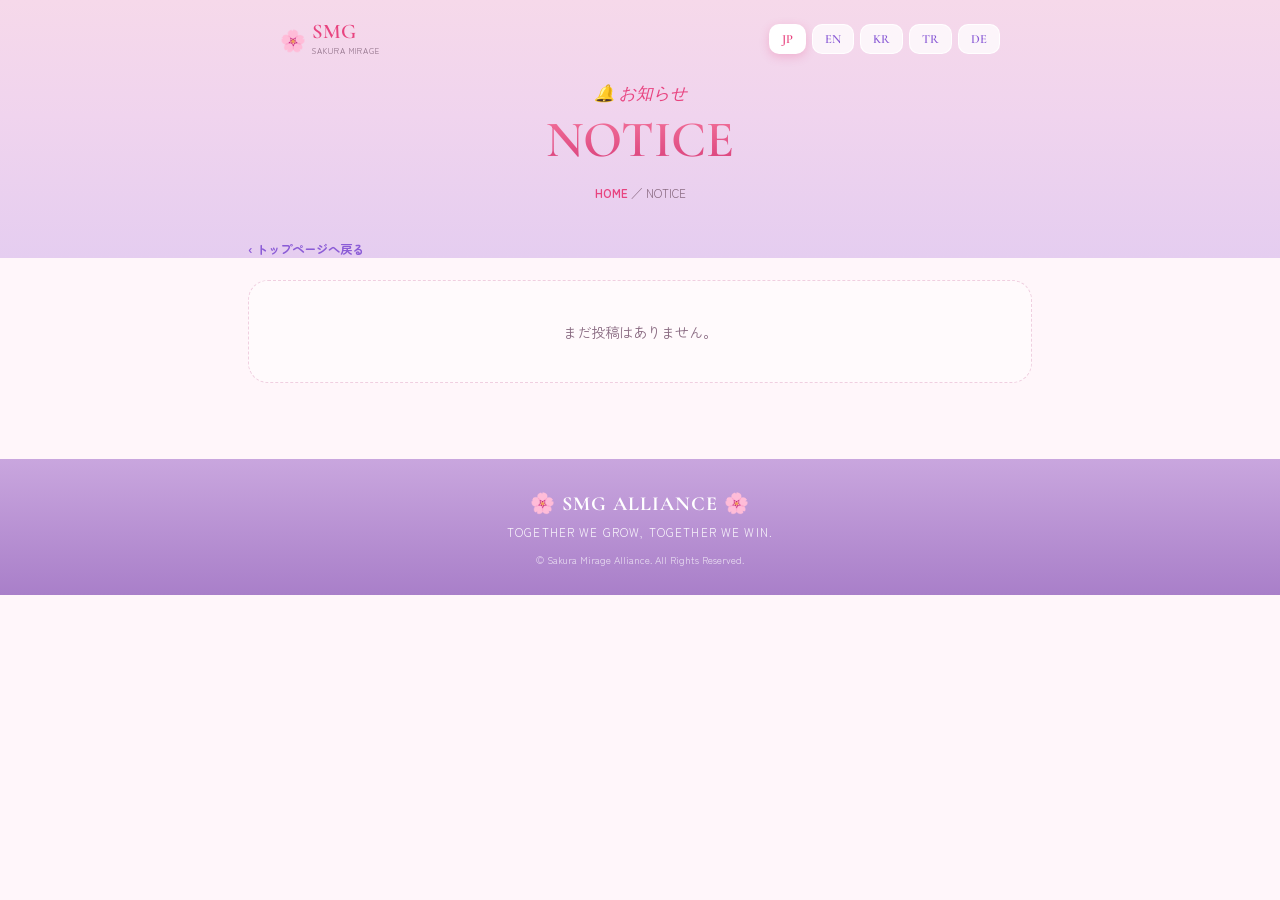
<file: notice.html>
<!DOCTYPE html>
<html lang="ja">
<head>
<meta charset="UTF-8">
<meta name="viewport" content="width=device-width, initial-scale=1.0">
<title>NOTICE | SMG GUIDE</title>
<link rel="preconnect" href="https://fonts.googleapis.com">
<link href="https://fonts.googleapis.com/css2?family=Cormorant+Garamond:ital,wght@0,500;0,600;1,500&family=Zen+Maru+Gothic:wght@400;500;700;900&display=swap" rel="stylesheet">
<link rel="stylesheet" href="styles.css">
</head>
<body>

<header class="page-header">
  <div class="topbar">
    <a class="brand" href="index.html">
      <span class="mark">🌸</span>
      <div>
        <div class="brand-name">SMG</div>
        <div class="brand-sub">SAKURA&nbsp;MIRAGE</div>
      </div>
    </a>
    <div class="langs">
      <span class="lang-btn" data-lang="jp">JP</span>
      <span class="lang-btn" data-lang="en">EN</span>
      <span class="lang-btn" data-lang="kr">KR</span>
      <span class="lang-btn" data-lang="tr">TR</span>
      <span class="lang-btn" data-lang="de">DE</span>
    </div>
  </div>
  <p class="page-eyebrow">🔔 <span data-i18n="eyebrow_notice">お知らせ</span></p>
  <h1 class="page-title">NOTICE</h1>
  <p class="breadcrumb"><a href="index.html">HOME</a> ／ NOTICE</p>
</header>

<main class="page-body">
  <a class="back-link" href="index.html" data-i18n="back_to_top">‹ トップページへ戻る</a>
  <div id="list">
    <div class="empty-state" data-i18n="loading">読み込み中…</div>
  </div>
</main>

<footer>
  <h5>🌸 SMG ALLIANCE 🌸</h5>
  <p class="en">TOGETHER WE GROW, TOGETHER WE WIN.</p>
  <p class="copy">© Sakura Mirage Alliance. All Rights Reserved.</p>
</footer>

<script src="config.js"></script>
<script src="app.js"></script>
<script>
  let posts = [];

  function render(lang) {
    const list = document.getElementById("list");
    if (!posts.length) {
      list.innerHTML = '<div class="empty-state">' + SMG.t("empty_posts", lang) + '</div>';
      return;
    }
    list.innerHTML = posts.map(p => {
      const images = SMG.toArray(p.image_urls);
      const thumb = images[0]
        ? `<img class="thumb" src="${SMG.escapeHtml(images[0])}" alt="">`
        : "";
      return `
        <a class="post-card" href="post.html?id=${p.id}">
          ${thumb}
          <div class="post-body">
            <h2>${SMG.escapeHtml(SMG.v(p, "title", lang))}</h2>
            <p class="excerpt">${SMG.escapeHtml(SMG.excerpt(SMG.v(p, "content", lang), 90))}</p>
            <div class="meta">${SMG.formatDate(p.created_at)}</div>
          </div>
        </a>
      `;
    }).join("");
  }

  async function init() {
    posts = await SMG.fetchPosts({ category: "NOTICE" });
    render(SMG.getLang());
  }

  SMG.initLangButtons((lang) => render(lang));
  init();
</script>

</body>
</html>
</file>
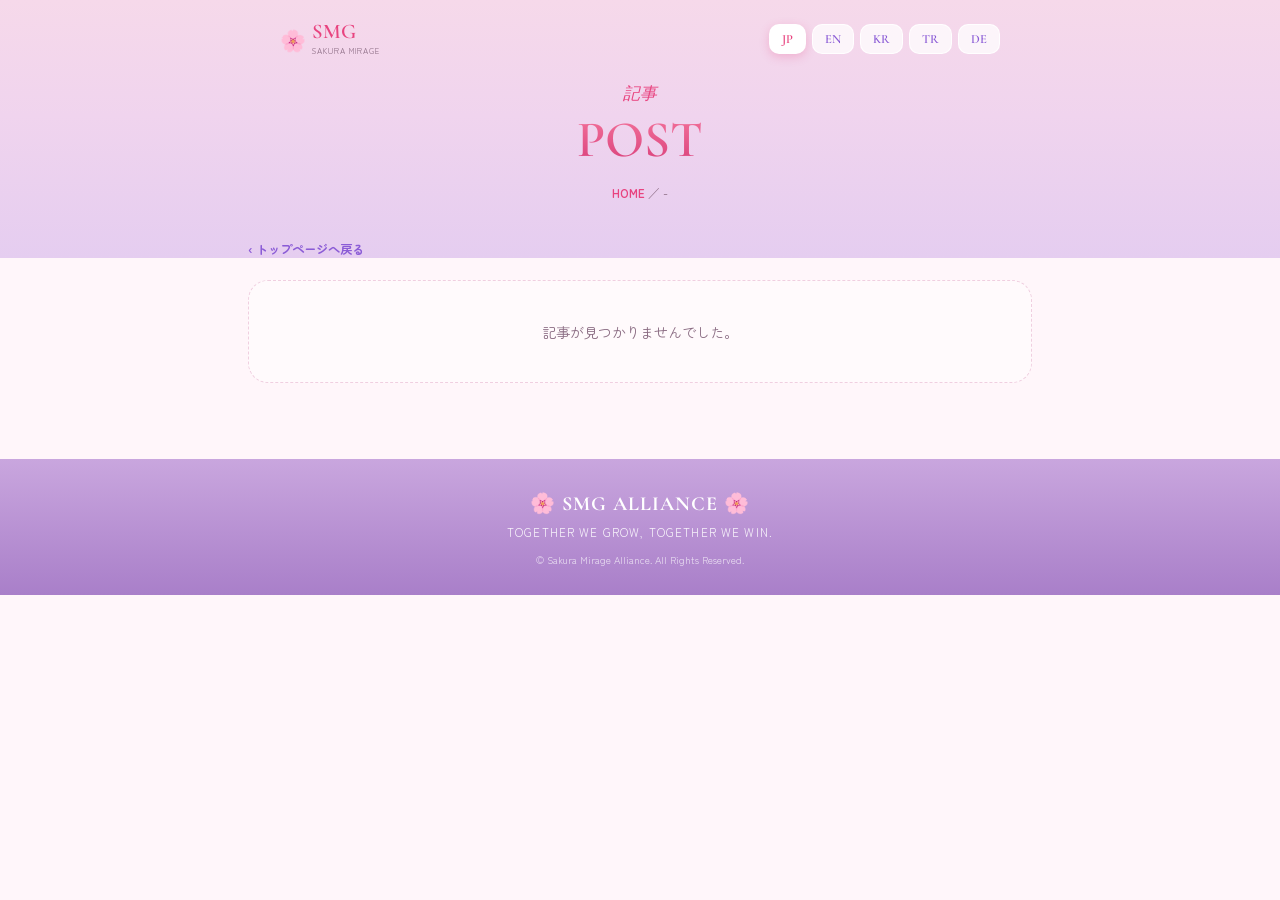
<file: post.html>
<!DOCTYPE html>
<html lang="ja">
<head>
<meta charset="UTF-8">
<meta name="viewport" content="width=device-width, initial-scale=1.0">
<title>記事 | SMG GUIDE</title>
<link rel="preconnect" href="https://fonts.googleapis.com">
<link href="https://fonts.googleapis.com/css2?family=Cormorant+Garamond:ital,wght@0,500;0,600;1,500&family=Zen+Maru+Gothic:wght@400;500;700;900&display=swap" rel="stylesheet">
<link rel="stylesheet" href="styles.css">
</head>
<body>

<header class="page-header">
  <div class="topbar">
    <a class="brand" href="index.html">
      <span class="mark">🌸</span>
      <div>
        <div class="brand-name">SMG</div>
        <div class="brand-sub">SAKURA&nbsp;MIRAGE</div>
      </div>
    </a>
    <div class="langs">
      <span class="lang-btn" data-lang="jp">JP</span>
      <span class="lang-btn" data-lang="en">EN</span>
      <span class="lang-btn" data-lang="kr">KR</span>
      <span class="lang-btn" data-lang="tr">TR</span>
      <span class="lang-btn" data-lang="de">DE</span>
    </div>
  </div>
  <p class="page-eyebrow" id="eyebrow">記事</p>
  <h1 class="page-title" id="page-title">POST</h1>
  <p class="breadcrumb"><a href="index.html">HOME</a> ／ <span id="crumb-cat">-</span></p>
</header>

<main class="page-body">
  <a class="back-link" id="back-link" href="index.html" data-i18n="back_to_top">‹ 一覧へ戻る</a>
  <div id="detail">
    <div class="empty-state" data-i18n="loading">読み込み中…</div>
  </div>
</main>

<footer>
  <h5>🌸 SMG ALLIANCE 🌸</h5>
  <p class="en">TOGETHER WE GROW, TOGETHER WE WIN.</p>
  <p class="copy">© Sakura Mirage Alliance. All Rights Reserved.</p>
</footer>

<script src="config.js"></script>
<script src="app.js"></script>
<script>
  let post = null;

  const categoryPage = {
    EVENTS: "events.html",
    GUIDES: "guides.html",
    VIDEOS: "videos.html",
    NOTICE: "notice.html"
  };

  function render(lang) {
    const detail = document.getElementById("detail");
    if (!post) {
      detail.innerHTML = '<div class="empty-state">' + SMG.t("not_found", lang) + '</div>';
      return;
    }

    const cat = (post.category || "").toUpperCase();
    document.getElementById("eyebrow").textContent = cat;
    document.getElementById("page-title").textContent = cat;
    document.getElementById("crumb-cat").textContent = cat;
    const backHref = categoryPage[cat] || "index.html";
    document.getElementById("back-link").href = backHref;
    document.getElementById("back-link").textContent = "‹ " + cat + SMG.t("back_to_list_suffix", lang);

    const title = SMG.v(post, "title", lang);
    const content = SMG.v(post, "content", lang);
    const images = SMG.toArray(post.image_urls);
    const youtubeUrls = SMG.toArray(post.youtube_urls);

    const gallery = images.length
      ? `<div class="gallery">${images.map(src => `<a href="${SMG.escapeHtml(src)}" target="_blank" rel="noopener"><img src="${SMG.escapeHtml(src)}" alt=""></a>`).join("")}</div>`
      : "";

    const embeds = youtubeUrls
      .map(url => {
        const result = SMG.toVideoEmbed(url);
        if (!result) {
          return `<p><a href="${SMG.escapeHtml(url)}" target="_blank" rel="noopener">${SMG.escapeHtml(url)}</a></p>`;
        }
        if (result.platform === "tiktok") {
          return `<div class="video-embed tiktok-wrap"><blockquote class="tiktok-embed" cite="${SMG.escapeHtml(result.originalUrl)}" data-video-id="${result.videoId}" style="max-width:340px;min-width:280px;"><section></section></blockquote></div>`;
        }
        return `<div class="video-embed"><iframe src="${result.embedUrl}" title="video" allowfullscreen></iframe></div>`;
      })
      .join("");

    detail.innerHTML = `
      <div class="post-detail">
        <span class="cat-tag">${cat}</span>
        <h1>${SMG.escapeHtml(title)}</h1>
        <div class="meta">${SMG.formatDate(post.created_at)}</div>
        <div class="body-text">${SMG.escapeHtml(content)}</div>
        ${embeds}
        ${gallery}
      </div>
    `;

    if (detail.querySelector(".tiktok-embed")) {
      SMG.loadTikTokEmbeds();
    }
  }

  async function init() {
    const params = new URLSearchParams(location.search);
    const id = params.get("id");
    if (!id) {
      document.getElementById("detail").innerHTML = '<div class="empty-state">' + SMG.t("not_found", SMG.getLang()) + '</div>';
      return;
    }
    const posts = await SMG.fetchPosts({ id });
    post = posts[0] || null;
    render(SMG.getLang());
  }

  SMG.initLangButtons((lang) => render(lang));
  init();
</script>

</body>
</html>
</file>
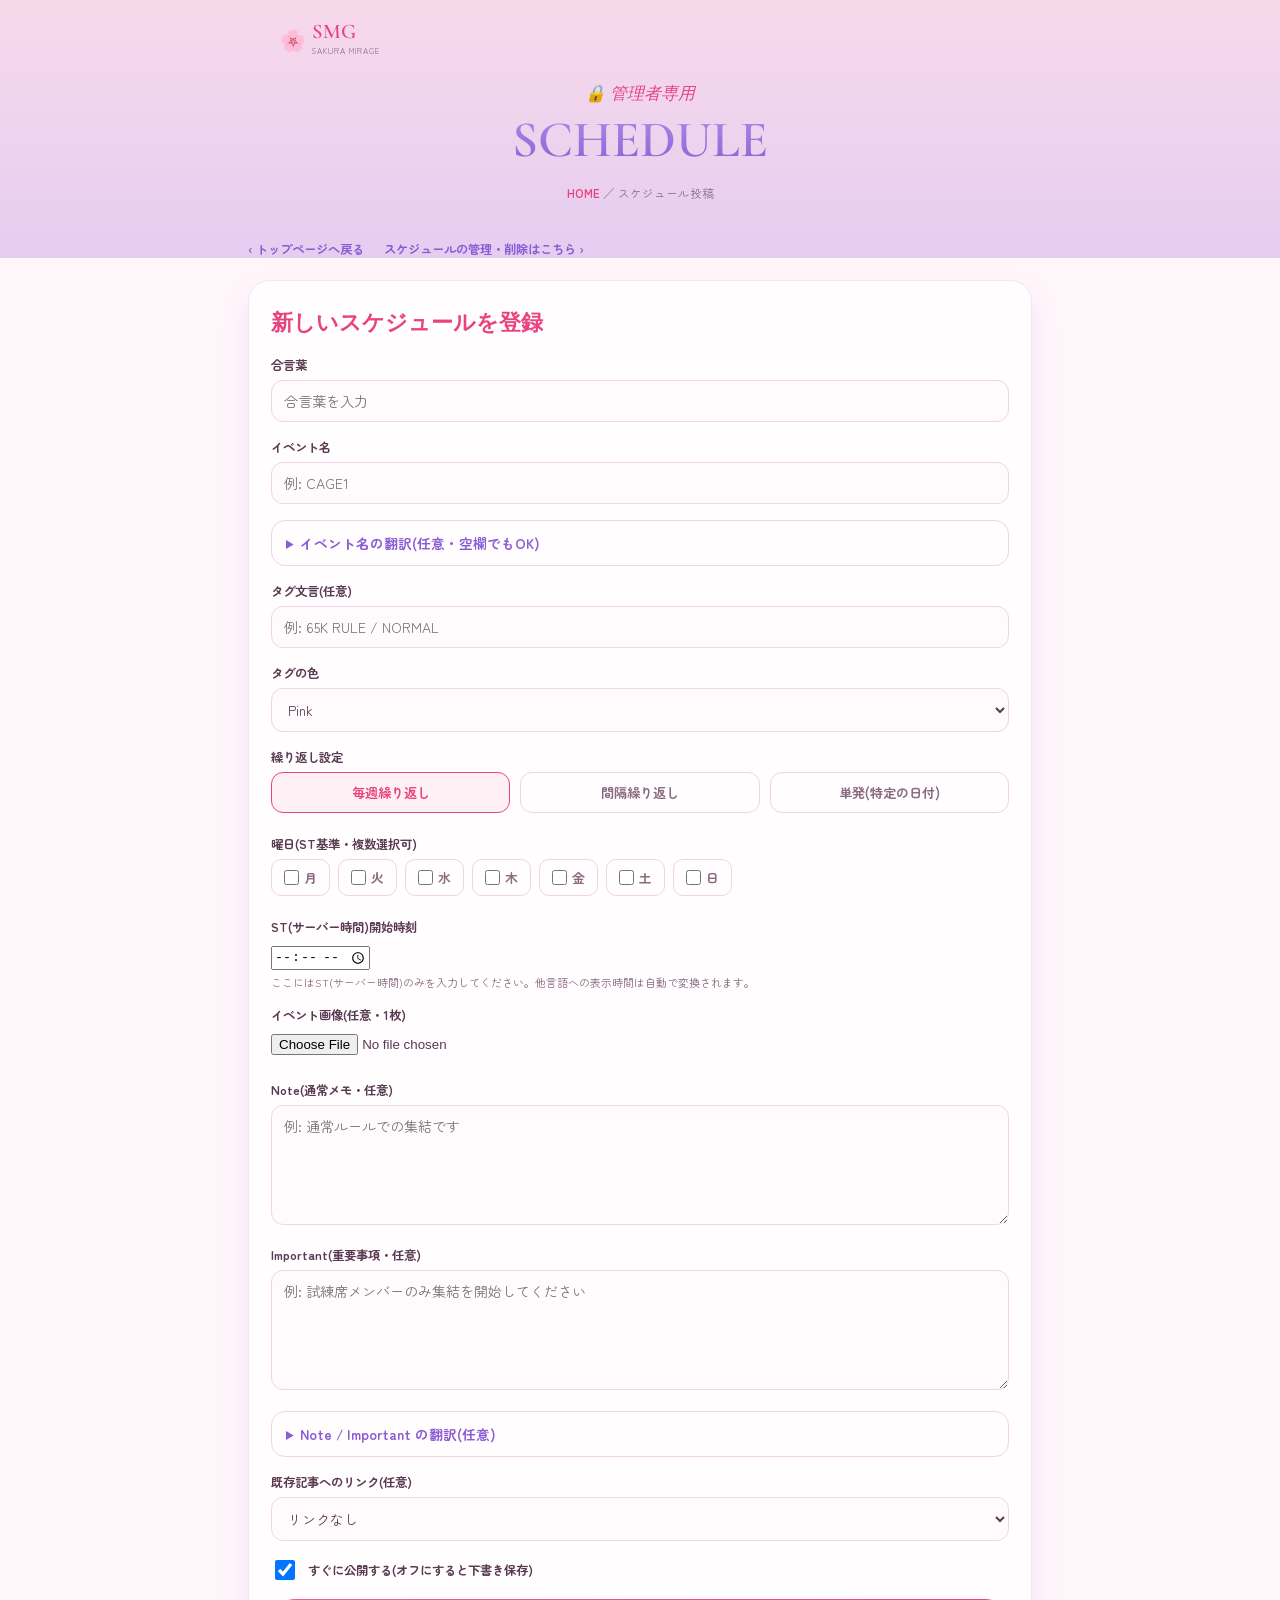
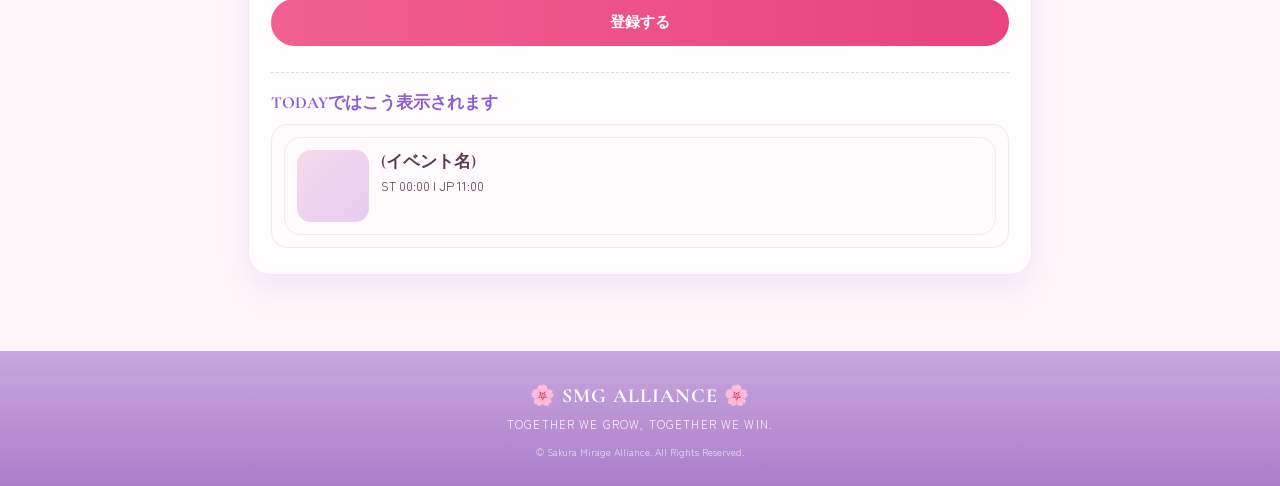
<file: schedule-admin.html>
<!DOCTYPE html>
<html lang="ja">
<head>
<meta charset="UTF-8">
<meta name="viewport" content="width=device-width, initial-scale=1.0">
<title>スケジュール投稿 | SMG GUIDE</title>
<link rel="preconnect" href="https://fonts.googleapis.com">
<link href="https://fonts.googleapis.com/css2?family=Cormorant+Garamond:ital,wght@0,500;0,600;1,500&family=Zen+Maru+Gothic:wght@400;500;700;900&display=swap" rel="stylesheet">
<link rel="stylesheet" href="styles.css">
<style>
  .recur-toggle{display:flex; gap:10px; margin-bottom:6px;}
  .recur-toggle label{
    flex:1;
    text-align:center;
    padding:10px 0;
    border-radius:12px;
    border:1.5px solid #f0d5e4;
    font-size:.82rem;
    font-weight:700;
    color:var(--ink-soft);
    cursor:pointer;
  }
  .recur-toggle input{display:none;}
  .recur-toggle input:checked + span{color:var(--pink-deep);}
  .recur-toggle label.active{border-color:var(--pink-deep); background:#fff0f5;}
  .day-checks{display:flex; flex-wrap:wrap; gap:8px;}
  .day-checks label{
    display:flex;
    align-items:center;
    gap:5px;
    padding:8px 12px;
    border-radius:10px;
    border:1.5px solid #f0d5e4;
    font-size:.8rem;
    font-weight:700;
    color:var(--ink-soft);
    cursor:pointer;
  }
  .day-checks input{width:15px; height:15px; margin:0;}
  .day-checks label.active{border-color:var(--pink-deep); background:#fff0f5; color:var(--pink-deep);}
  .interval-row{display:flex; align-items:center; gap:8px;}
  .interval-row input[type="number"]{width:80px;}
  .preview-wrap{
    margin-top:26px;
    padding-top:18px;
    border-top:1px dashed #f0cfe0;
  }
  .preview-wrap h3{
    font-family:'Cormorant Garamond', serif;
    font-size:1.05rem;
    color:var(--purple-deep);
    margin:0 0 10px;
  }
  .preview-box{
    background:#fffafc;
    border:1px solid #f7e6f0;
    border-radius:16px;
    padding:12px;
  }
</style>
</head>
<body>

<header class="page-header">
  <div class="topbar">
    <a class="brand" href="index.html">
      <span class="mark">🌸</span>
      <div>
        <div class="brand-name">SMG</div>
        <div class="brand-sub">SAKURA&nbsp;MIRAGE</div>
      </div>
    </a>
  </div>
  <p class="page-eyebrow">🔒 管理者専用</p>
  <h1 class="page-title purple">SCHEDULE</h1>
  <p class="breadcrumb"><a href="index.html">HOME</a> ／ スケジュール投稿</p>
</header>

<main class="page-body admin-wrap">
  <a class="back-link" href="index.html">‹ トップページへ戻る</a>
  <a class="back-link" href="schedule-manage.html" style="margin-left:16px;">スケジュールの管理・削除はこちら ›</a>

  <div class="admin-card">
    <h2>新しいスケジュールを登録</h2>

    <form id="schedule-form">
      <div class="field">
        <label for="f-password">合言葉</label>
        <input type="password" id="f-password" required placeholder="合言葉を入力">
      </div>

      <div class="field">
        <label for="f-title">イベント名</label>
        <input type="text" id="f-title" required placeholder="例: CAGE1">
      </div>

      <details class="field" style="border:1px solid #f0d5e4; border-radius:14px; padding:12px 14px;">
        <summary style="cursor:pointer; font-size:.85rem; font-weight:700; color:var(--purple-deep);">イベント名の翻訳(任意・空欄でもOK)</summary>
        <div style="margin-top:14px;">
          <div class="field"><label for="f-title-en">イベント名(英語)</label><input type="text" id="f-title-en"></div>
          <div class="field"><label for="f-title-kr">イベント名(韓国語)</label><input type="text" id="f-title-kr"></div>
          <div class="field"><label for="f-title-tr">イベント名(トルコ語)</label><input type="text" id="f-title-tr"></div>
          <div class="field" style="margin-bottom:0;"><label for="f-title-de">イベント名(ドイツ語)</label><input type="text" id="f-title-de"></div>
        </div>
      </details>

      <div class="field">
        <label for="f-rule-label">タグ文言(任意)</label>
        <input type="text" id="f-rule-label" placeholder="例: 65K RULE / NORMAL">
      </div>

      <div class="field">
        <label for="f-tag-color">タグの色</label>
        <select id="f-tag-color">
          <option value="pink">Pink</option>
          <option value="purple">Purple</option>
          <option value="orange">Orange</option>
          <option value="red">Red</option>
          <option value="green">Green</option>
        </select>
      </div>

      <div class="field">
        <label>繰り返し設定</label>
        <div class="recur-toggle">
          <label id="recur-weekly-label" class="active">
            <input type="radio" name="f-recurrence" id="f-recurrence-weekly" value="weekly" checked>
            <span>毎週繰り返し</span>
          </label>
          <label id="recur-interval-label">
            <input type="radio" name="f-recurrence" id="f-recurrence-interval" value="interval">
            <span>間隔繰り返し</span>
          </label>
          <label id="recur-once-label">
            <input type="radio" name="f-recurrence" id="f-recurrence-once" value="once">
            <span>単発(特定の日付)</span>
          </label>
        </div>
      </div>

      <div class="field" id="field-day-of-week">
        <label>曜日(ST基準・複数選択可)</label>
        <div class="day-checks">
          <label><input type="checkbox" class="f-day" value="1"><span>月</span></label>
          <label><input type="checkbox" class="f-day" value="2"><span>火</span></label>
          <label><input type="checkbox" class="f-day" value="3"><span>水</span></label>
          <label><input type="checkbox" class="f-day" value="4"><span>木</span></label>
          <label><input type="checkbox" class="f-day" value="5"><span>金</span></label>
          <label><input type="checkbox" class="f-day" value="6"><span>土</span></label>
          <label><input type="checkbox" class="f-day" value="0"><span>日</span></label>
        </div>
      </div>

      <div class="field" id="field-interval" style="display:none;">
        <label>間隔繰り返し(ST基準)</label>
        <div class="interval-row">
          <span>開始日</span>
          <input type="date" id="f-start-date">
          <span>から</span>
          <input type="number" id="f-interval-days" min="1" value="2">
          <span>日ごと</span>
        </div>
        <div class="field-hint">例: 開始日 9/1、2日ごと → 9/1, 9/3, 9/5…に開催</div>
      </div>

      <div class="field" id="field-specific-date" style="display:none;">
        <label for="f-specific-date">日付(ST基準)</label>
        <input type="date" id="f-specific-date">
      </div>

      <div class="field">
        <label for="f-st-time">ST(サーバー時間)開始時刻</label>
        <input type="time" id="f-st-time" required>
        <div class="field-hint">ここにはST(サーバー時間)のみを入力してください。他言語への表示時間は自動で変換されます。</div>
      </div>

      <div class="field">
        <label for="f-image">イベント画像(任意・1枚)</label>
        <input type="file" id="f-image" accept="image/*">
        <div class="thumb-preview" id="image-preview"></div>
      </div>

      <div class="field">
        <label for="f-note">Note(通常メモ・任意)</label>
        <textarea id="f-note" placeholder="例: 通常ルールでの集結です"></textarea>
      </div>

      <div class="field">
        <label for="f-important">Important(重要事項・任意)</label>
        <textarea id="f-important" placeholder="例: 試練席メンバーのみ集結を開始してください"></textarea>
      </div>

      <details class="field" style="border:1px solid #f0d5e4; border-radius:14px; padding:12px 14px;">
        <summary style="cursor:pointer; font-size:.85rem; font-weight:700; color:var(--purple-deep);">Note / Important の翻訳(任意)</summary>
        <div style="margin-top:14px;">
          <div class="field"><label for="f-note-en">Note(英語)</label><textarea id="f-note-en"></textarea></div>
          <div class="field"><label for="f-important-en">Important(英語)</label><textarea id="f-important-en"></textarea></div>
          <div class="field"><label for="f-note-kr">Note(韓国語)</label><textarea id="f-note-kr"></textarea></div>
          <div class="field"><label for="f-important-kr">Important(韓国語)</label><textarea id="f-important-kr"></textarea></div>
          <div class="field"><label for="f-note-tr">Note(トルコ語)</label><textarea id="f-note-tr"></textarea></div>
          <div class="field"><label for="f-important-tr">Important(トルコ語)</label><textarea id="f-important-tr"></textarea></div>
          <div class="field"><label for="f-note-de">Note(ドイツ語)</label><textarea id="f-note-de"></textarea></div>
          <div class="field" style="margin-bottom:0;"><label for="f-important-de">Important(ドイツ語)</label><textarea id="f-important-de"></textarea></div>
        </div>
      </details>

      <div class="field">
        <label for="f-link-post">既存記事へのリンク(任意)</label>
        <select id="f-link-post">
          <option value="">リンクなし</option>
        </select>
      </div>

      <div class="field switch-row">
        <input type="checkbox" id="f-published" checked style="width:20px;height:20px;">
        <label for="f-published" style="margin:0;">すぐに公開する(オフにすると下書き保存)</label>
      </div>

      <button type="submit" class="submit-btn" id="submit-btn">登録する</button>
      <div id="form-msg"></div>
    </form>

    <div class="preview-wrap">
      <h3>TODAYではこう表示されます</h3>
      <div class="preview-box" id="preview-box"></div>
    </div>
  </div>
</main>

<footer>
  <h5>🌸 SMG ALLIANCE 🌸</h5>
  <p class="en">TOGETHER WE GROW, TOGETHER WE WIN.</p>
  <p class="copy">© Sakura Mirage Alliance. All Rights Reserved.</p>
</footer>

<script src="config.js"></script>
<script src="app.js"></script>
<script>
  const cfg = window.SMG_CONFIG || {};
  const form = document.getElementById("schedule-form");
  const submitBtn = document.getElementById("submit-btn");
  const msgBox = document.getElementById("form-msg");
  const imageInput = document.getElementById("f-image");
  const imagePreview = document.getElementById("image-preview");
  let selectedImageFile = null;

  function showMessage(text, type) {
    msgBox.textContent = text;
    msgBox.className = "form-msg " + type;
  }

  // ----- 繰り返し設定の切り替え(weekly / interval / once) -----
  const weeklyRadio = document.getElementById("f-recurrence-weekly");
  const intervalRadio = document.getElementById("f-recurrence-interval");
  const onceRadio = document.getElementById("f-recurrence-once");
  const dayOfWeekField = document.getElementById("field-day-of-week");
  const intervalField = document.getElementById("field-interval");
  const specificDateField = document.getElementById("field-specific-date");
  const weeklyLabel = document.getElementById("recur-weekly-label");
  const intervalLabel = document.getElementById("recur-interval-label");
  const onceLabel = document.getElementById("recur-once-label");
  const dayCheckboxes = Array.from(document.querySelectorAll(".f-day"));

  function currentRecurrence() {
    if (weeklyRadio.checked) return "weekly";
    if (intervalRadio.checked) return "interval";
    return "once";
  }

  function updateRecurrenceUI() {
    const type = currentRecurrence();
    dayOfWeekField.style.display = type === "weekly" ? "" : "none";
    intervalField.style.display = type === "interval" ? "" : "none";
    specificDateField.style.display = type === "once" ? "" : "none";
    weeklyLabel.classList.toggle("active", type === "weekly");
    intervalLabel.classList.toggle("active", type === "interval");
    onceLabel.classList.toggle("active", type === "once");
    renderPreview();
  }
  weeklyRadio.addEventListener("change", updateRecurrenceUI);
  intervalRadio.addEventListener("change", updateRecurrenceUI);
  onceRadio.addEventListener("change", updateRecurrenceUI);

  dayCheckboxes.forEach(cb => {
    cb.addEventListener("change", () => {
      cb.closest("label").classList.toggle("active", cb.checked);
      renderPreview();
    });
  });

  function getSelectedDays() {
    return dayCheckboxes.filter(cb => cb.checked).map(cb => Number(cb.value));
  }

  // ----- 画像プレビュー -----
  imageInput.addEventListener("change", () => {
    selectedImageFile = imageInput.files && imageInput.files[0] ? imageInput.files[0] : null;
    imagePreview.innerHTML = "";
    if (selectedImageFile) {
      const img = document.createElement("img");
      img.src = URL.createObjectURL(selectedImageFile);
      imagePreview.appendChild(img);
    }
    renderPreview();
  });

  // ----- 既存記事リンク選択肢の読み込み -----
  async function loadLinkOptions() {
    const [events, guides] = await Promise.all([
      SMG.fetchPosts({ category: "EVENTS" }),
      SMG.fetchPosts({ category: "GUIDES" })
    ]);
    const select = document.getElementById("f-link-post");
    [...events, ...guides].forEach(p => {
      const opt = document.createElement("option");
      opt.value = p.id;
      opt.textContent = `[${p.category}] ${p.title}`;
      select.appendChild(opt);
    });
    select.addEventListener("change", renderPreview);
  }

  // ----- プレビュー -----
  function buildPreviewSchedule() {
    const type = currentRecurrence();
    const stToday = SMG.getSTDate(0).dateStr;
    const specificDate = document.getElementById("f-specific-date").value || stToday;
    const startDate = document.getElementById("f-start-date").value || stToday;
    const occurrenceDate = type === "once" ? specificDate : (type === "interval" ? startDate : stToday);

    return {
      id: "preview",
      title: document.getElementById("f-title").value || "(イベント名)",
      title_en: document.getElementById("f-title-en").value,
      title_kr: document.getElementById("f-title-kr").value,
      title_tr: document.getElementById("f-title-tr").value,
      title_de: document.getElementById("f-title-de").value,
      rule_label: document.getElementById("f-rule-label").value,
      tag_color: document.getElementById("f-tag-color").value,
      image_url: selectedImageFile ? URL.createObjectURL(selectedImageFile) : "",
      recurrence_type: type,
      day_of_week: type === "weekly" ? getSelectedDays() : null,
      interval_days: type === "interval" ? Number(document.getElementById("f-interval-days").value || 0) : null,
      start_date: type === "interval" ? startDate : null,
      specific_date: type === "once" ? specificDate : null,
      st_time: (document.getElementById("f-st-time").value || "00:00") + ":00",
      _occurrenceDate: occurrenceDate,
      note_text: document.getElementById("f-note").value,
      note_text_en: document.getElementById("f-note-en").value,
      note_text_kr: document.getElementById("f-note-kr").value,
      note_text_tr: document.getElementById("f-note-tr").value,
      note_text_de: document.getElementById("f-note-de").value,
      important_text: document.getElementById("f-important").value,
      important_text_en: document.getElementById("f-important-en").value,
      important_text_kr: document.getElementById("f-important-kr").value,
      important_text_tr: document.getElementById("f-important-tr").value,
      important_text_de: document.getElementById("f-important-de").value,
      link_post_id: document.getElementById("f-link-post").value || null
    };
  }

  function renderPreview() {
    const schedule = buildPreviewSchedule();
    document.getElementById("preview-box").innerHTML = SMG.renderEventRow(schedule, SMG.getLang(), false);
  }

  form.addEventListener("input", renderPreview);
  form.addEventListener("change", renderPreview);

  // ----- 画像アップロード -----
  async function uploadImage(file) {
    const safeName = Date.now() + "_" + Math.random().toString(36).slice(2, 8) + "_" + file.name.replace(/[^a-zA-Z0-9._-]/g, "");
    const uploadUrl = cfg.SUPABASE_URL.replace(/\/$/, "") + "/storage/v1/object/post-images/" + safeName;

    const res = await fetch(uploadUrl, {
      method: "POST",
      headers: {
        apikey: cfg.SUPABASE_PUBLISHABLE_KEY,
        Authorization: "Bearer " + cfg.SUPABASE_PUBLISHABLE_KEY,
        "Content-Type": file.type || "application/octet-stream"
      },
      body: file
    });

    if (!res.ok) {
      console.error("[SMG] 画像アップロード失敗:", await res.text());
      throw new Error("画像のアップロードに失敗しました");
    }
    return cfg.SUPABASE_URL.replace(/\/$/, "") + "/storage/v1/object/public/post-images/" + safeName;
  }

  // ----- 送信 -----
  form.addEventListener("submit", async (e) => {
    e.preventDefault();
    submitBtn.disabled = true;
    showMessage("送信中です…", "ok");

    try {
      const type = currentRecurrence();
      const title = document.getElementById("f-title").value.trim();
      const stTime = document.getElementById("f-st-time").value;

      if (!title || !stTime) {
        showMessage("イベント名とST開始時刻は必須です。", "err");
        submitBtn.disabled = false;
        return;
      }
      if (type === "weekly" && getSelectedDays().length === 0) {
        showMessage("毎週繰り返しの場合は曜日を1つ以上選択してください。", "err");
        submitBtn.disabled = false;
        return;
      }
      if (type === "interval") {
        const startDateVal = document.getElementById("f-start-date").value;
        const intervalDaysVal = Number(document.getElementById("f-interval-days").value || 0);
        if (!startDateVal || intervalDaysVal < 1) {
          showMessage("間隔繰り返しの場合は開始日と間隔日数を指定してください。", "err");
          submitBtn.disabled = false;
          return;
        }
      }
      if (type === "once" && !document.getElementById("f-specific-date").value) {
        showMessage("単発イベントの場合は日付を指定してください。", "err");
        submitBtn.disabled = false;
        return;
      }

      let imageUrl = "";
      if (selectedImageFile) {
        showMessage("画像をアップロード中…", "ok");
        imageUrl = await uploadImage(selectedImageFile);
      }

      showMessage("スケジュールを保存中…", "ok");

      const linkPostId = document.getElementById("f-link-post").value;

      const payload = {
        key: document.getElementById("f-password").value,
        p_title: title,
        p_title_en: document.getElementById("f-title-en").value.trim(),
        p_title_kr: document.getElementById("f-title-kr").value.trim(),
        p_title_tr: document.getElementById("f-title-tr").value.trim(),
        p_title_de: document.getElementById("f-title-de").value.trim(),
        p_rule_label: document.getElementById("f-rule-label").value.trim(),
        p_tag_color: document.getElementById("f-tag-color").value,
        p_image_url: imageUrl,
        p_recurrence_type: type,
        p_day_of_week: type === "weekly" ? getSelectedDays() : null,
        p_interval_days: type === "interval" ? Number(document.getElementById("f-interval-days").value) : null,
        p_start_date: type === "interval" ? document.getElementById("f-start-date").value : null,
        p_specific_date: type === "once" ? document.getElementById("f-specific-date").value : null,
        p_st_time: stTime,
        p_note_text: document.getElementById("f-note").value.trim(),
        p_note_text_en: document.getElementById("f-note-en").value.trim(),
        p_note_text_kr: document.getElementById("f-note-kr").value.trim(),
        p_note_text_tr: document.getElementById("f-note-tr").value.trim(),
        p_note_text_de: document.getElementById("f-note-de").value.trim(),
        p_important_text: document.getElementById("f-important").value.trim(),
        p_important_text_en: document.getElementById("f-important-en").value.trim(),
        p_important_text_kr: document.getElementById("f-important-kr").value.trim(),
        p_important_text_tr: document.getElementById("f-important-tr").value.trim(),
        p_important_text_de: document.getElementById("f-important-de").value.trim(),
        p_link_post_id: linkPostId ? Number(linkPostId) : null,
        p_published: document.getElementById("f-published").checked
      };

      const url = cfg.SUPABASE_URL.replace(/\/$/, "") + "/rest/v1/rpc/create_schedule";
      const res = await fetch(url, {
        method: "POST",
        headers: {
          apikey: cfg.SUPABASE_PUBLISHABLE_KEY,
          Authorization: "Bearer " + cfg.SUPABASE_PUBLISHABLE_KEY,
          "Content-Type": "application/json"
        },
        body: JSON.stringify(payload)
      });

      if (!res.ok) {
        const errText = await res.text();
        console.error("[SMG] スケジュール登録エラー:", errText);
        if (errText.includes("合言葉が間違っています")) {
          showMessage("合言葉が間違っています。", "err");
        } else {
          showMessage("登録に失敗しました。時間をおいて再度お試しください。", "err");
        }
        submitBtn.disabled = false;
        return;
      }

      showMessage("登録しました!", "ok");
      form.reset();
      selectedImageFile = null;
      imagePreview.innerHTML = "";
      dayCheckboxes.forEach(cb => cb.closest("label").classList.remove("active"));
      updateRecurrenceUI();
      renderPreview();

    } catch (err) {
      console.error("[SMG] エラー:", err);
      showMessage("エラーが発生しました: " + err.message, "err");
    } finally {
      submitBtn.disabled = false;
    }
  });

  loadLinkOptions();
  updateRecurrenceUI();
  renderPreview();
</script>

</body>
</html>
</file>
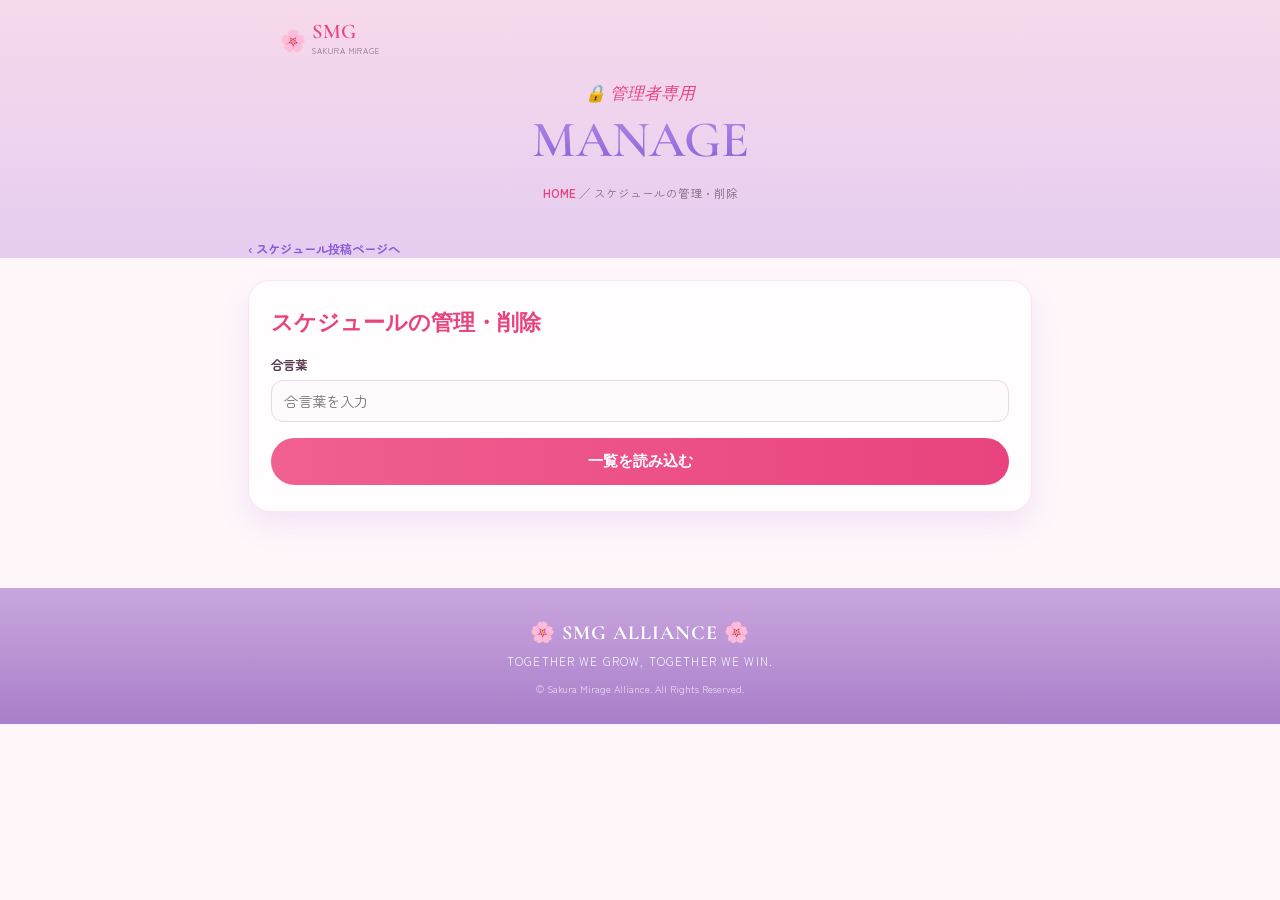
<file: schedule-manage.html>
<!DOCTYPE html>
<html lang="ja">
<head>
<meta charset="UTF-8">
<meta name="viewport" content="width=device-width, initial-scale=1.0">
<title>スケジュールの管理・削除 | SMG GUIDE</title>
<link rel="preconnect" href="https://fonts.googleapis.com">
<link href="https://fonts.googleapis.com/css2?family=Cormorant+Garamond:ital,wght@0,500;0,600;1,500&family=Zen+Maru+Gothic:wght@400;500;700;900&display=swap" rel="stylesheet">
<link rel="stylesheet" href="styles.css">
<style>
  .manage-item{
    padding:14px 0;
    border-bottom:1px solid #f5dcea;
  }
  .manage-item:last-child{border-bottom:none;}
  .manage-row{display:flex; align-items:center; justify-content:space-between; gap:12px;}
  .manage-info{min-width:0;}
  .manage-info h3{
    margin:0 0 4px;
    font-size:.92rem;
    color:var(--ink);
    overflow:hidden;
    text-overflow:ellipsis;
    white-space:nowrap;
  }
  .manage-info .meta{font-size:.68rem; color:var(--ink-soft);}
  .status-pill{
    display:inline-block;
    font-size:.62rem;
    padding:2px 8px;
    border-radius:10px;
    margin-right:6px;
    font-weight:700;
  }
  .status-pill.pub{background:#e9f9ee; color:#2f8a4c;}
  .status-pill.draft{background:#f0eef5; color:#8a6b82;}
  .delete-btn{
    flex:none; padding:8px 16px; border-radius:20px;
    border:1.5px solid #e8437f; background:#fff; color:#e8437f;
    font-size:.75rem; font-weight:700; cursor:pointer;
  }
  .delete-btn:disabled{opacity:.5; cursor:not-allowed;}
  .edit-btn{
    flex:none; padding:8px 16px; border-radius:20px;
    border:1.5px solid var(--purple-deep); background:#fff; color:var(--purple-deep);
    font-size:.75rem; font-weight:700; cursor:pointer; margin-right:8px;
  }
  .edit-btn:disabled{opacity:.5; cursor:not-allowed;}
  .edit-panel{display:none; margin-top:14px; padding-top:14px; border-top:1px dashed #f0cfe0;}
  .edit-panel.open{display:block;}
  .edit-actions{display:flex; gap:10px; margin-top:6px;}
  .edit-actions .submit-btn{width:auto; padding:10px 22px; font-size:.82rem;}
  .cancel-btn{
    padding:10px 22px; border-radius:30px; border:1.5px solid #ccc;
    background:#fff; color:#777; font-size:.82rem; font-weight:700; cursor:pointer;
  }
  .recur-toggle{display:flex; gap:10px; margin-bottom:6px;}
  .recur-toggle label{
    flex:1; text-align:center; padding:8px 0; border-radius:12px;
    border:1.5px solid #f0d5e4; font-size:.78rem; font-weight:700;
    color:var(--ink-soft); cursor:pointer;
  }
  .recur-toggle input{display:none;}
  .recur-toggle label.active{border-color:var(--pink-deep); background:#fff0f5; color:var(--pink-deep);}
  .day-checks{display:flex; flex-wrap:wrap; gap:8px;}
  .day-checks label{
    display:flex; align-items:center; gap:5px;
    padding:6px 10px; border-radius:10px;
    border:1.5px solid #f0d5e4; font-size:.76rem; font-weight:700;
    color:var(--ink-soft); cursor:pointer;
  }
  .day-checks input{width:14px; height:14px; margin:0;}
  .day-checks label.active{border-color:var(--pink-deep); background:#fff0f5; color:var(--pink-deep);}
  .interval-row{display:flex; align-items:center; gap:8px; flex-wrap:wrap;}
  .interval-row input[type="number"]{width:70px;}
</style>
</head>
<body>

<header class="page-header">
  <div class="topbar">
    <a class="brand" href="index.html">
      <span class="mark">🌸</span>
      <div>
        <div class="brand-name">SMG</div>
        <div class="brand-sub">SAKURA&nbsp;MIRAGE</div>
      </div>
    </a>
  </div>
  <p class="page-eyebrow">🔒 管理者専用</p>
  <h1 class="page-title purple">MANAGE</h1>
  <p class="breadcrumb"><a href="index.html">HOME</a> ／ スケジュールの管理・削除</p>
</header>

<main class="page-body admin-wrap">
  <a class="back-link" href="schedule-admin.html">‹ スケジュール投稿ページへ</a>

  <div class="admin-card">
    <h2>スケジュールの管理・削除</h2>
    <div class="field">
      <label for="f-password">合言葉</label>
      <input type="password" id="f-password" placeholder="合言葉を入力">
    </div>
    <button type="button" class="submit-btn" id="load-btn">一覧を読み込む</button>
    <div id="form-msg"></div>
  </div>

  <div class="admin-card" id="list-card" style="margin-top:18px; display:none;">
    <h2>スケジュール一覧(下書きも含む)</h2>
    <div id="list"></div>
  </div>
</main>

<footer>
  <h5>🌸 SMG ALLIANCE 🌸</h5>
  <p class="en">TOGETHER WE GROW, TOGETHER WE WIN.</p>
  <p class="copy">© Sakura Mirage Alliance. All Rights Reserved.</p>
</footer>

<script src="config.js"></script>
<script src="app.js"></script>
<script>
  const cfg = window.SMG_CONFIG || {};
  const msgBox = document.getElementById("form-msg");
  const loadBtn = document.getElementById("load-btn");
  const listCard = document.getElementById("list-card");
  const list = document.getElementById("list");
  let currentKey = "";
  let schedulesById = {};
  let linkOptionsHtml = '<option value="">リンクなし</option>';

  const WEEKDAY_JP = ["日","月","火","水","木","金","土"];

  function showMessage(text, type) {
    msgBox.textContent = text;
    msgBox.className = "form-msg " + type;
  }

  async function loadLinkOptions() {
    const [events, guides] = await Promise.all([
      SMG.fetchPosts({ category: "EVENTS" }),
      SMG.fetchPosts({ category: "GUIDES" })
    ]);
    linkOptionsHtml += [...events, ...guides]
      .map(p => `<option value="${p.id}">[${p.category}] ${SMG.escapeHtml(p.title)}</option>`)
      .join("");
  }

  function scheduleSummary(s) {
    let when;
    if (s.recurrence_type === "weekly") {
      const days = Array.isArray(s.day_of_week) ? s.day_of_week.map(d => WEEKDAY_JP[d]).join("・") : "";
      when = "毎週" + days;
    } else if (s.recurrence_type === "interval") {
      when = s.start_date + "から" + s.interval_days + "日ごと";
    } else {
      when = s.specific_date + "(単発)";
    }
    return `${when} ・ ST ${(s.st_time || "").slice(0,5)}`;
  }

  function render(schedules) {
    schedulesById = {};
    schedules.forEach(s => schedulesById[s.id] = s);

    if (!schedules.length) {
      list.innerHTML = '<div class="empty-state">スケジュールがありません。</div>';
      return;
    }

    list.innerHTML = schedules.map(s => `
      <div class="manage-item" data-id="${s.id}">
        <div class="manage-row">
          <div class="manage-info">
            <h3>
              <span class="status-pill ${s.published ? "pub" : "draft"}">${s.published ? "公開中" : "下書き"}</span>
              ${SMG.escapeHtml(s.title || "(無題)")}
              ${s.rule_label ? `<span class="event-tag tag-${SMG.escapeHtml(s.tag_color||"pink")}" style="margin-left:6px;">${SMG.escapeHtml(s.rule_label)}</span>` : ""}
            </h3>
            <div class="meta">${scheduleSummary(s)}</div>
          </div>
          <div>
            <button class="edit-btn" data-id="${s.id}">編集</button>
            <button class="delete-btn" data-id="${s.id}">削除</button>
          </div>
        </div>
        <div class="edit-panel" id="edit-panel-${s.id}"></div>
      </div>
    `).join("");

    list.querySelectorAll(".delete-btn").forEach(btn => {
      btn.addEventListener("click", () => deleteSchedule(btn.dataset.id, btn));
    });
    list.querySelectorAll(".edit-btn").forEach(btn => {
      btn.addEventListener("click", () => toggleEditPanel(btn.dataset.id));
    });
  }

  function editFormHtml(s) {
    const type = s.recurrence_type || "weekly";
    const selectedDays = Array.isArray(s.day_of_week) ? s.day_of_week : [];
    const dayLabels = [["1","月"],["2","火"],["3","水"],["4","木"],["5","金"],["6","土"],["0","日"]];
    return `
      <div class="field"><label>イベント名</label><input type="text" id="e-title-${s.id}" value="${SMG.escapeHtml(s.title||"")}"></div>
      <div class="field"><label>タグ文言</label><input type="text" id="e-rule-${s.id}" value="${SMG.escapeHtml(s.rule_label||"")}"></div>
      <div class="field">
        <label>タグの色</label>
        <select id="e-color-${s.id}">
          ${["pink","purple","orange","red","green"].map(c => `<option value="${c}" ${s.tag_color===c?"selected":""}>${c}</option>`).join("")}
        </select>
      </div>
      <div class="field">
        <label>繰り返し設定</label>
        <div class="recur-toggle">
          <label class="${type==="weekly"?"active":""}" id="e-recur-weekly-label-${s.id}">
            <input type="radio" name="e-recurrence-${s.id}" id="e-recur-weekly-${s.id}" value="weekly" ${type==="weekly"?"checked":""}>
            <span>毎週</span>
          </label>
          <label class="${type==="interval"?"active":""}" id="e-recur-interval-label-${s.id}">
            <input type="radio" name="e-recurrence-${s.id}" id="e-recur-interval-${s.id}" value="interval" ${type==="interval"?"checked":""}>
            <span>間隔</span>
          </label>
          <label class="${type==="once"?"active":""}" id="e-recur-once-label-${s.id}">
            <input type="radio" name="e-recurrence-${s.id}" id="e-recur-once-${s.id}" value="once" ${type==="once"?"checked":""}>
            <span>単発</span>
          </label>
        </div>
      </div>
      <div class="field" id="e-field-day-${s.id}" style="${type==="weekly"?"":"display:none;"}">
        <label>曜日(ST基準・複数選択可)</label>
        <div class="day-checks">
          ${dayLabels.map(([val,label]) => `
            <label class="${selectedDays.includes(Number(val))?"active":""}">
              <input type="checkbox" class="e-day-${s.id}" value="${val}" ${selectedDays.includes(Number(val))?"checked":""}>
              <span>${label}</span>
            </label>
          `).join("")}
        </div>
      </div>
      <div class="field" id="e-field-interval-${s.id}" style="${type==="interval"?"":"display:none;"}">
        <label>間隔繰り返し(ST基準)</label>
        <div class="interval-row">
          <span>開始日</span>
          <input type="date" id="e-start-date-${s.id}" value="${s.start_date||""}">
          <span>から</span>
          <input type="number" id="e-interval-days-${s.id}" min="1" value="${s.interval_days||2}">
          <span>日ごと</span>
        </div>
      </div>
      <div class="field" id="e-field-date-${s.id}" style="${type==="once"?"":"display:none;"}">
        <label>日付(ST基準)</label>
        <input type="date" id="e-date-${s.id}" value="${s.specific_date||""}">
      </div>
      <div class="field"><label>ST開始時刻</label><input type="time" id="e-time-${s.id}" value="${(s.st_time||"").slice(0,5)}"></div>

      <div class="field"><label>画像URL(空欄可)</label><input type="text" id="e-image-${s.id}" value="${SMG.escapeHtml(s.image_url||"")}"></div>

      <div class="field"><label>Note</label><textarea id="e-note-${s.id}">${SMG.escapeHtml(s.note_text||"")}</textarea></div>
      <div class="field"><label>Important</label><textarea id="e-important-${s.id}">${SMG.escapeHtml(s.important_text||"")}</textarea></div>

      <div class="field">
        <label>既存記事へのリンク</label>
        <select id="e-link-${s.id}">${linkOptionsHtml}</select>
      </div>

      <div class="field switch-row">
        <input type="checkbox" id="e-published-${s.id}" ${s.published?"checked":""} style="width:20px;height:20px;">
        <label for="e-published-${s.id}" style="margin:0;">公開する</label>
      </div>

      <div class="edit-actions">
        <button type="button" class="submit-btn" id="e-save-${s.id}">保存する</button>
        <button type="button" class="cancel-btn" id="e-cancel-${s.id}">キャンセル</button>
      </div>
    `;
  }

  function toggleEditPanel(id) {
    const panel = document.getElementById("edit-panel-" + id);
    const isOpen = panel.classList.contains("open");

    document.querySelectorAll(".edit-panel.open").forEach(p => {
      p.classList.remove("open");
      p.innerHTML = "";
    });
    if (isOpen) return;

    const s = schedulesById[id];
    panel.innerHTML = editFormHtml(s);
    panel.classList.add("open");

    // 選択済みリンクを反映
    const linkSelect = document.getElementById("e-link-" + id);
    if (s.link_post_id) linkSelect.value = String(s.link_post_id);

    const weeklyRadio = document.getElementById("e-recur-weekly-" + id);
    const intervalRadio = document.getElementById("e-recur-interval-" + id);
    const onceRadio = document.getElementById("e-recur-once-" + id);
    const dayField = document.getElementById("e-field-day-" + id);
    const intervalField = document.getElementById("e-field-interval-" + id);
    const dateField = document.getElementById("e-field-date-" + id);
    const weeklyLabel = document.getElementById("e-recur-weekly-label-" + id);
    const intervalLabel = document.getElementById("e-recur-interval-label-" + id);
    const onceLabel = document.getElementById("e-recur-once-label-" + id);
    const dayCheckboxes = Array.from(document.querySelectorAll(".e-day-" + id));

    function currentType() {
      if (weeklyRadio.checked) return "weekly";
      if (intervalRadio.checked) return "interval";
      return "once";
    }

    function updateRecurUI() {
      const t = currentType();
      dayField.style.display = t === "weekly" ? "" : "none";
      intervalField.style.display = t === "interval" ? "" : "none";
      dateField.style.display = t === "once" ? "" : "none";
      weeklyLabel.classList.toggle("active", t === "weekly");
      intervalLabel.classList.toggle("active", t === "interval");
      onceLabel.classList.toggle("active", t === "once");
    }
    weeklyRadio.addEventListener("change", updateRecurUI);
    intervalRadio.addEventListener("change", updateRecurUI);
    onceRadio.addEventListener("change", updateRecurUI);
    dayCheckboxes.forEach(cb => {
      cb.addEventListener("change", () => cb.closest("label").classList.toggle("active", cb.checked));
    });

    document.getElementById("e-cancel-" + id).addEventListener("click", () => {
      panel.classList.remove("open");
      panel.innerHTML = "";
    });
    document.getElementById("e-save-" + id).addEventListener("click", () => saveEdit(id));
  }

  async function saveEdit(id) {
    const saveBtn = document.getElementById("e-save-" + id);
    saveBtn.disabled = true;
    saveBtn.textContent = "保存中…";
    showMessage("保存中…", "ok");

    try {
      const weeklyRadio = document.getElementById("e-recur-weekly-" + id);
      const intervalRadio = document.getElementById("e-recur-interval-" + id);
      const type = weeklyRadio.checked ? "weekly" : (intervalRadio.checked ? "interval" : "once");
      const linkVal = document.getElementById("e-link-" + id).value;
      const selectedDays = Array.from(document.querySelectorAll(".e-day-" + id))
        .filter(cb => cb.checked).map(cb => Number(cb.value));

      const body = {
        schedule_id: Number(id),
        key: currentKey,
        p_title: document.getElementById("e-title-" + id).value.trim(),
        p_rule_label: document.getElementById("e-rule-" + id).value.trim(),
        p_tag_color: document.getElementById("e-color-" + id).value,
        p_image_url: document.getElementById("e-image-" + id).value.trim(),
        p_recurrence_type: type,
        p_day_of_week: type === "weekly" ? selectedDays : null,
        p_interval_days: type === "interval" ? Number(document.getElementById("e-interval-days-" + id).value) : null,
        p_start_date: type === "interval" ? document.getElementById("e-start-date-" + id).value : null,
        p_specific_date: type === "once" ? document.getElementById("e-date-" + id).value : null,
        p_st_time: document.getElementById("e-time-" + id).value,
        p_note_text: document.getElementById("e-note-" + id).value.trim(),
        p_important_text: document.getElementById("e-important-" + id).value.trim(),
        p_link_post_id: linkVal ? Number(linkVal) : null,
        p_published: document.getElementById("e-published-" + id).checked
      };

      const url = cfg.SUPABASE_URL.replace(/\/$/, "") + "/rest/v1/rpc/update_schedule";
      const res = await fetch(url, {
        method: "POST",
        headers: {
          apikey: cfg.SUPABASE_PUBLISHABLE_KEY,
          Authorization: "Bearer " + cfg.SUPABASE_PUBLISHABLE_KEY,
          "Content-Type": "application/json"
        },
        body: JSON.stringify(body)
      });

      if (!res.ok) {
        const errText = await res.text();
        console.error("[SMG] 更新エラー:", errText);
        showMessage(errText.includes("合言葉が間違っています") ? "合言葉が間違っています。" : "保存に失敗しました。", "err");
        saveBtn.disabled = false;
        saveBtn.textContent = "保存する";
        return;
      }

      showMessage("保存しました!", "ok");
      loadSchedules();
    } catch (err) {
      console.error("[SMG] エラー:", err);
      showMessage("エラーが発生しました: " + err.message, "err");
      saveBtn.disabled = false;
      saveBtn.textContent = "保存する";
    }
  }

  async function loadSchedules() {
    const password = document.getElementById("f-password").value;
    if (!password) {
      showMessage("合言葉を入力してください。", "err");
      return;
    }
    currentKey = password;
    loadBtn.disabled = true;
    showMessage("読み込み中…", "ok");

    try {
      const url = cfg.SUPABASE_URL.replace(/\/$/, "") + "/rest/v1/rpc/list_all_schedules";
      const res = await fetch(url, {
        method: "POST",
        headers: {
          apikey: cfg.SUPABASE_PUBLISHABLE_KEY,
          Authorization: "Bearer " + cfg.SUPABASE_PUBLISHABLE_KEY,
          "Content-Type": "application/json"
        },
        body: JSON.stringify({ key: password })
      });

      if (!res.ok) {
        const errText = await res.text();
        console.error("[SMG] 一覧取得エラー:", errText);
        showMessage(errText.includes("合言葉が間違っています") ? "合言葉が間違っています。" : "読み込みに失敗しました。", "err");
        return;
      }

      const schedules = await res.json();
      listCard.style.display = "block";
      render(schedules);
      showMessage("読み込みました。(" + schedules.length + "件)", "ok");
    } catch (err) {
      console.error("[SMG] エラー:", err);
      showMessage("エラーが発生しました: " + err.message, "err");
    } finally {
      loadBtn.disabled = false;
    }
  }

  async function deleteSchedule(id, btn) {
    if (!confirm("このスケジュールを削除します。よろしいですか?元に戻せません。")) return;

    btn.disabled = true;
    btn.textContent = "削除中…";

    try {
      const url = cfg.SUPABASE_URL.replace(/\/$/, "") + "/rest/v1/rpc/delete_schedule";
      const res = await fetch(url, {
        method: "POST",
        headers: {
          apikey: cfg.SUPABASE_PUBLISHABLE_KEY,
          Authorization: "Bearer " + cfg.SUPABASE_PUBLISHABLE_KEY,
          "Content-Type": "application/json"
        },
        body: JSON.stringify({ schedule_id: Number(id), key: currentKey })
      });

      if (!res.ok) {
        console.error("[SMG] 削除エラー:", await res.text());
        showMessage("削除に失敗しました。", "err");
        btn.disabled = false;
        btn.textContent = "削除";
        return;
      }

      const item = list.querySelector(`.manage-item[data-id="${id}"]`);
      if (item) item.remove();
      showMessage("削除しました。", "ok");
    } catch (err) {
      console.error("[SMG] エラー:", err);
      showMessage("エラーが発生しました: " + err.message, "err");
      btn.disabled = false;
      btn.textContent = "削除";
    }
  }

  loadBtn.addEventListener("click", loadSchedules);
  loadLinkOptions();
</script>

</body>
</html>
</file>
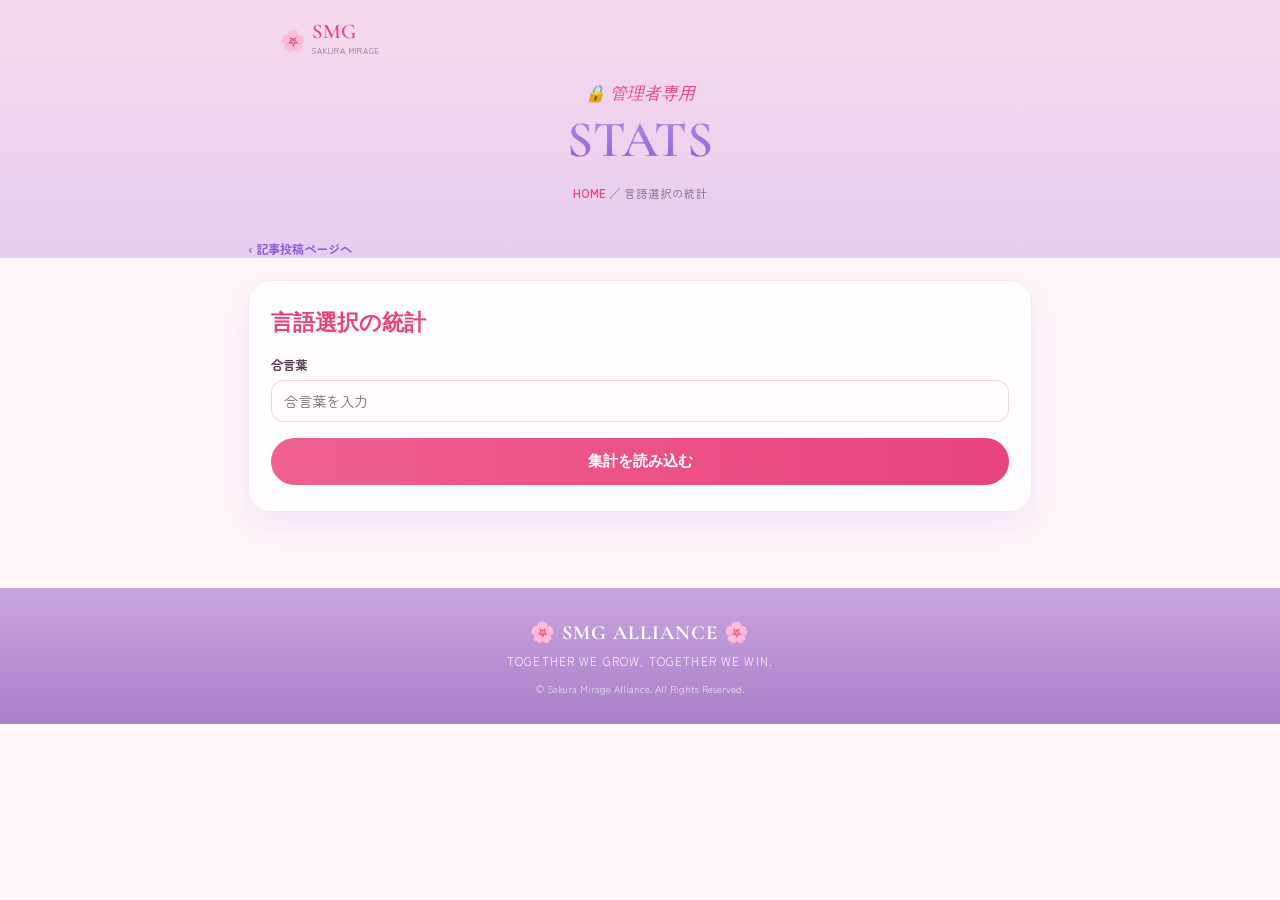
<file: stats.html>
<!DOCTYPE html>
<html lang="ja">
<head>
<meta charset="UTF-8">
<meta name="viewport" content="width=device-width, initial-scale=1.0">
<title>言語選択の統計 | SMG GUIDE</title>
<link rel="preconnect" href="https://fonts.googleapis.com">
<link href="https://fonts.googleapis.com/css2?family=Cormorant+Garamond:ital,wght@0,500;0,600;1,500&family=Zen+Maru+Gothic:wght@400;500;700;900&display=swap" rel="stylesheet">
<link rel="stylesheet" href="styles.css">
<style>
  .stat-row{
    display:flex;
    align-items:center;
    gap:12px;
    padding:12px 0;
    border-bottom:1px solid #f5dcea;
  }
  .stat-row:last-child{border-bottom:none;}
  .stat-lang{
    width:44px;
    font-weight:700;
    color:var(--pink-deep);
    font-size:.95rem;
  }
  .stat-bar-wrap{
    flex:1;
    background:#f7e6f0;
    border-radius:10px;
    height:20px;
    overflow:hidden;
  }
  .stat-bar{
    height:100%;
    background:linear-gradient(90deg,#f472a8,#e8437f);
    border-radius:10px;
  }
  .stat-count{
    width:56px;
    text-align:right;
    font-size:.82rem;
    color:var(--ink-soft);
  }
</style>
</head>
<body>

<header class="page-header">
  <div class="topbar">
    <a class="brand" href="index.html">
      <span class="mark">🌸</span>
      <div>
        <div class="brand-name">SMG</div>
        <div class="brand-sub">SAKURA&nbsp;MIRAGE</div>
      </div>
    </a>
  </div>
  <p class="page-eyebrow">🔒 管理者専用</p>
  <h1 class="page-title purple">STATS</h1>
  <p class="breadcrumb"><a href="index.html">HOME</a> ／ 言語選択の統計</p>
</header>

<main class="page-body admin-wrap">
  <a class="back-link" href="admin.html">‹ 記事投稿ページへ</a>

  <div class="admin-card">
    <h2>言語選択の統計</h2>

    <div class="field">
      <label for="f-password">合言葉</label>
      <input type="password" id="f-password" placeholder="合言葉を入力">
    </div>
    <button type="button" class="submit-btn" id="load-btn">集計を読み込む</button>
    <div id="form-msg"></div>
  </div>

  <div class="admin-card" id="stats-card" style="margin-top:18px; display:none;">
    <h2>言語ごとの選択回数</h2>
    <div id="stats-list"></div>
  </div>
</main>

<footer>
  <h5>🌸 SMG ALLIANCE 🌸</h5>
  <p class="en">TOGETHER WE GROW, TOGETHER WE WIN.</p>
  <p class="copy">© Sakura Mirage Alliance. All Rights Reserved.</p>
</footer>

<script src="config.js"></script>
<script src="app.js"></script>
<script>
  const cfg = window.SMG_CONFIG || {};
  const msgBox = document.getElementById("form-msg");
  const loadBtn = document.getElementById("load-btn");
  const statsCard = document.getElementById("stats-card");
  const statsList = document.getElementById("stats-list");

  const LANG_LABELS = { jp: "JP 日本語", en: "EN 英語", kr: "KR 韓国語", tr: "TR トルコ語", de: "DE ドイツ語" };

  function showMessage(text, type) {
    msgBox.textContent = text;
    msgBox.className = "form-msg " + type;
  }

  function render(rows) {
    if (!rows.length) {
      statsList.innerHTML = '<div class="empty-state">まだ記録がありません。</div>';
      return;
    }
    const max = Math.max(...rows.map(r => Number(r.cnt)));
    statsList.innerHTML = rows.map(r => {
      const pct = max ? Math.round((Number(r.cnt) / max) * 100) : 0;
      const label = LANG_LABELS[r.lang] || (r.lang || "不明");
      return `
        <div class="stat-row">
          <div class="stat-lang">${SMG.escapeHtml(label)}</div>
          <div class="stat-bar-wrap"><div class="stat-bar" style="width:${pct}%;"></div></div>
          <div class="stat-count">${r.cnt}回</div>
        </div>
      `;
    }).join("");
  }

  async function loadStats() {
    const password = document.getElementById("f-password").value;
    if (!password) {
      showMessage("合言葉を入力してください。", "err");
      return;
    }
    loadBtn.disabled = true;
    showMessage("読み込み中…", "ok");

    try {
      const url = cfg.SUPABASE_URL.replace(/\/$/, "") + "/rest/v1/rpc/lang_stats";
      const res = await fetch(url, {
        method: "POST",
        headers: {
          apikey: cfg.SUPABASE_PUBLISHABLE_KEY,
          Authorization: "Bearer " + cfg.SUPABASE_PUBLISHABLE_KEY,
          "Content-Type": "application/json"
        },
        body: JSON.stringify({ key: password })
      });

      if (!res.ok) {
        const errText = await res.text();
        console.error("[SMG] 集計取得エラー:", errText);
        if (errText.includes("合言葉が間違っています")) {
          showMessage("合言葉が間違っています。", "err");
        } else {
          showMessage("読み込みに失敗しました。", "err");
        }
        return;
      }

      const rows = await res.json();
      statsCard.style.display = "block";
      render(rows);
      showMessage("読み込みました。", "ok");
    } catch (err) {
      console.error("[SMG] エラー:", err);
      showMessage("エラーが発生しました: " + err.message, "err");
    } finally {
      loadBtn.disabled = false;
    }
  }

  loadBtn.addEventListener("click", loadStats);
</script>

</body>
</html>
</file>
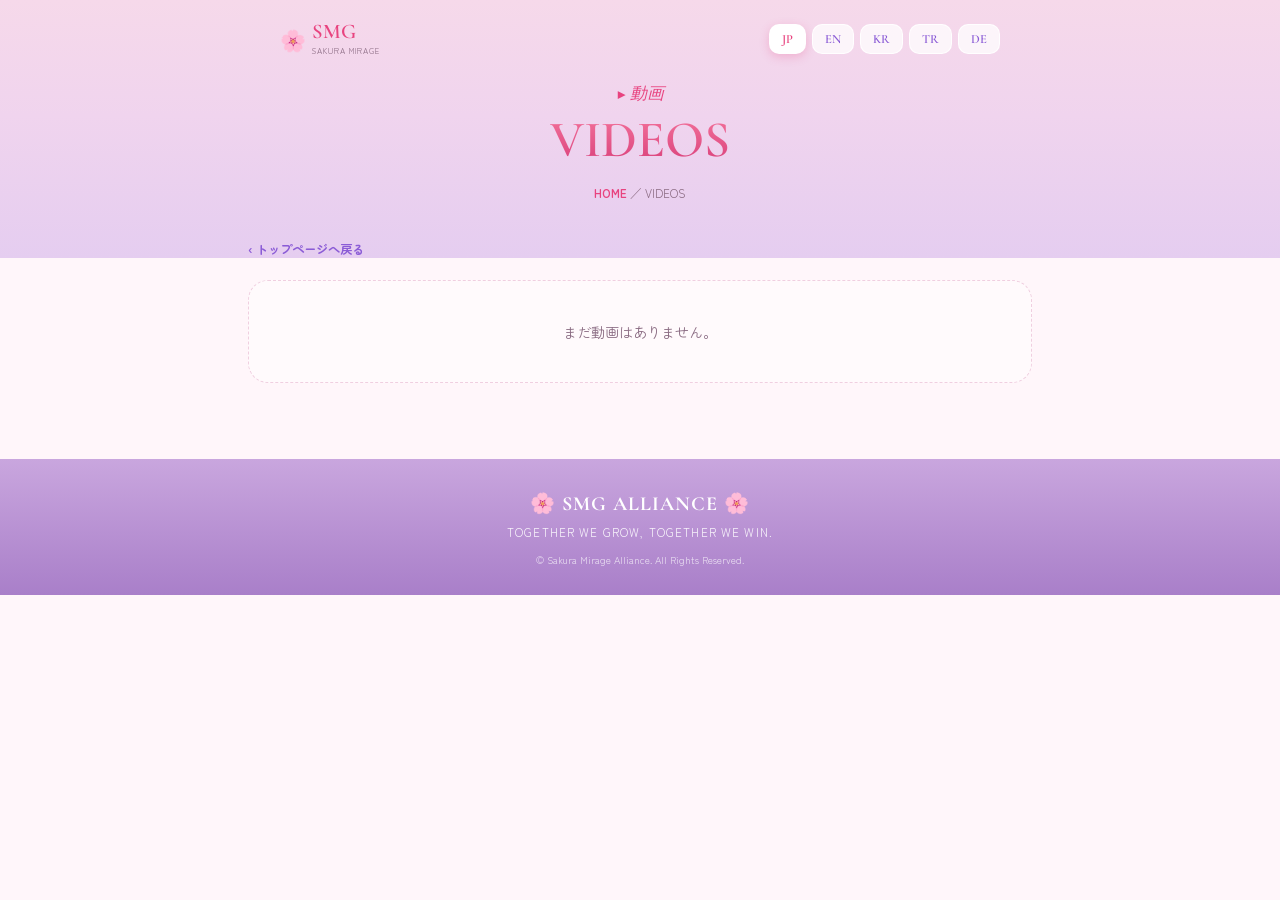
<file: videos.html>
<!DOCTYPE html>
<html lang="ja">
<head>
<meta charset="UTF-8">
<meta name="viewport" content="width=device-width, initial-scale=1.0">
<title>VIDEOS | SMG GUIDE</title>
<link rel="preconnect" href="https://fonts.googleapis.com">
<link href="https://fonts.googleapis.com/css2?family=Cormorant+Garamond:ital,wght@0,500;0,600;1,500&family=Zen+Maru+Gothic:wght@400;500;700;900&display=swap" rel="stylesheet">
<link rel="stylesheet" href="styles.css">
</head>
<body>

<header class="page-header">
  <div class="topbar">
    <a class="brand" href="index.html">
      <span class="mark">🌸</span>
      <div>
        <div class="brand-name">SMG</div>
        <div class="brand-sub">SAKURA&nbsp;MIRAGE</div>
      </div>
    </a>
    <div class="langs">
      <span class="lang-btn" data-lang="jp">JP</span>
      <span class="lang-btn" data-lang="en">EN</span>
      <span class="lang-btn" data-lang="kr">KR</span>
      <span class="lang-btn" data-lang="tr">TR</span>
      <span class="lang-btn" data-lang="de">DE</span>
    </div>
  </div>
  <p class="page-eyebrow">▶ <span data-i18n="eyebrow_videos">動画</span></p>
  <h1 class="page-title">VIDEOS</h1>
  <p class="breadcrumb"><a href="index.html">HOME</a> ／ VIDEOS</p>
</header>

<main class="page-body">
  <a class="back-link" href="index.html" data-i18n="back_to_top">‹ トップページへ戻る</a>
  <div id="list">
    <div class="empty-state" data-i18n="loading">読み込み中…</div>
  </div>
</main>

<footer>
  <h5>🌸 SMG ALLIANCE 🌸</h5>
  <p class="en">TOGETHER WE GROW, TOGETHER WE WIN.</p>
  <p class="copy">© Sakura Mirage Alliance. All Rights Reserved.</p>
</footer>

<script src="config.js"></script>
<script src="app.js"></script>
<script>
  let posts = [];

  function render(lang) {
    const list = document.getElementById("list");
    if (!posts.length) {
      list.innerHTML = '<div class="empty-state">' + SMG.t("empty_videos", lang) + '</div>';
      return;
    }
    list.innerHTML = posts.map(p => {
      const urls = SMG.toArray(p.youtube_urls);
      const embeds = urls
        .map(url => {
          const result = SMG.toVideoEmbed(url);
          if (!result) {
            // 埋め込みに対応していないURLは、普通のリンクとして表示する
            return `<p><a href="${SMG.escapeHtml(url)}" target="_blank" rel="noopener">${SMG.escapeHtml(url)}</a></p>`;
          }
          if (result.platform === "tiktok") {
            return `<div class="video-embed tiktok-wrap"><blockquote class="tiktok-embed" cite="${SMG.escapeHtml(result.originalUrl)}" data-video-id="${result.videoId}" style="max-width:340px;min-width:280px;"><section></section></blockquote></div>`;
          }
          return `<div class="video-embed"><iframe src="${result.embedUrl}" title="video" allowfullscreen></iframe></div>`;
        })
        .join("");

      return `
        <div class="video-card">
          <h2>${SMG.escapeHtml(SMG.v(p, "title", lang))}</h2>
          <p class="excerpt">${SMG.escapeHtml(SMG.v(p, "content", lang))}</p>
          ${embeds}
          <div class="meta">${SMG.formatDate(p.created_at)}</div>
        </div>
      `;
    }).join("");

    if (list.querySelector(".tiktok-embed")) {
      SMG.loadTikTokEmbeds();
    }
  }

  async function init() {
    posts = await SMG.fetchPosts({ category: "VIDEOS" });
    render(SMG.getLang());
  }

  SMG.initLangButtons((lang) => render(lang));
  init();
</script>

</body>
</html>
</file>
<file: styles.css>
:root{
  --pink-deep:#e8437f;
  --pink-mid:#f472a8;
  --pink-soft:#ffd9e8;
  --purple-deep:#8b5cd6;
  --purple-mid:#a789e8;
  --cream:#fff6fa;
  --ink:#5a3a52;
  --ink-soft:#8a6b82;
}
*{box-sizing:border-box;}
body{
  margin:0;
  font-family:'Zen Maru Gothic', sans-serif;
  color:var(--ink);
  background:var(--cream);
  overflow-x:hidden;
}
a{color:inherit;}

/* ===== HERO (top page only) ===== */
.hero{
  position:relative;
  overflow:hidden;
  padding-bottom:110px;
}
.hero-bg{
  position:absolute;
  inset:0;
  width:100%;
  height:100%;
  display:block;
}
.hero-content{
  position:relative;
  z-index:3;
  padding:26px 20px 0;
  text-align:center;
}

/* ===== TOPBAR (shared) ===== */
.topbar{
  display:flex;
  justify-content:space-between;
  align-items:center;
  max-width:720px;
  margin:0 auto 30px;
}
.brand{
  display:flex;
  align-items:center;
  gap:6px;
  text-align:left;
  text-decoration:none;
}
.brand .mark{font-size:1.3rem;}
.brand-name{
  font-family:'Cormorant Garamond', serif;
  font-weight:600;
  font-size:1.3rem;
  color:var(--pink-deep);
  line-height:1;
}
.brand-sub{
  font-size:.5rem;
  letter-spacing:.12em;
  color:var(--ink-soft);
  margin-top:2px;
}
.langs{display:flex; gap:6px;}
.lang-btn{
  font-family:'Cormorant Garamond', serif;
  font-size:.78rem;
  font-weight:600;
  padding:6px 12px;
  border-radius:10px;
  background:rgba(255,255,255,.75);
  color:var(--purple-deep);
  border:1px solid rgba(255,255,255,.9);
  cursor:pointer;
}
.lang-btn.active{
  background:#fff;
  color:var(--pink-deep);
  box-shadow:0 3px 10px rgba(232,67,127,.25);
}

.ornament{
  font-size:.95rem;
  color:var(--pink-mid);
  display:flex;
  align-items:center;
  justify-content:center;
  gap:14px;
  margin-bottom:4px;
}
.ornament .line{width:64px; height:1px; background:linear-gradient(90deg, transparent, currentColor, transparent);}

.title{
  font-family:'Cormorant Garamond', serif;
  font-weight:600;
  line-height:.92;
  margin:0;
}
.title .l1{
  display:block;
  font-size:clamp(3.1rem, 15vw, 5rem);
  background:linear-gradient(180deg, #f6789e, #d63b78);
  -webkit-background-clip:text;
  background-clip:text;
  color:transparent;
}
.title .l2{
  display:block;
  font-size:clamp(2.5rem, 12vw, 4rem);
  background:linear-gradient(180deg, #b48ce8, #8b5cd6);
  -webkit-background-clip:text;
  background-clip:text;
  color:transparent;
  margin-top:-4px;
}
.subtitle{
  font-family:'Cormorant Garamond', serif;
  font-style:italic;
  font-size:1.3rem;
  color:var(--pink-deep);
  margin:8px 0 0;
}
.tagline{
  font-size:.68rem;
  letter-spacing:.14em;
  color:var(--purple-deep);
  font-weight:700;
  margin-top:16px;
}

/* ===== CARDS (top page) ===== */
.cards{
  max-width:1040px;
  margin:0 auto;
  padding:0 12px;
  position:relative;
  z-index:4;
  margin-top:22px;
  display:flex;
  flex-wrap:nowrap;
  gap:8px;
}
.cards .card{
  flex:1 1 0;
  min-width:0;
}
@media(min-width:760px){
  .cards{gap:22px; padding:0 18px;}
}
.card{
  background:#fffdfd;
  border-radius:14px;
  padding:14px 6px 12px;
  text-align:center;
  box-shadow:0 16px 34px rgba(139,92,214,.14);
  border:1px solid #f7e6f0;
  overflow-wrap:break-word;
  text-decoration:none;
  display:block;
}
@media(min-width:760px){
  .card{border-radius:24px; padding:32px 22px 24px;}
}
.icon-circle{
  width:44px;height:44px;
  border-radius:50%;
  margin:0 auto 10px;
  display:flex;align-items:center;justify-content:center;
  font-size:1.1rem;
  color:#fff;
}
@media(min-width:760px){
  .icon-circle{width:66px;height:66px; margin:0 auto 14px; font-size:1.6rem;}
}
.icon-events{background:linear-gradient(135deg,#f472a8,#e8437f);}
.icon-guides{background:linear-gradient(135deg,#b48ce8,#8b5cd6);}
.icon-videos{background:linear-gradient(135deg,#f45c95,#d6266b);}

.card h3{
  font-family:'Cormorant Garamond', serif;
  font-size:1.05rem;
  letter-spacing:.02em;
  margin:0 0 2px;
}
.card .jp{
  font-size:.6rem;
  color:var(--ink-soft);
  margin-bottom:8px;
}
.card .jp::before,.card .jp::after{content:"✦"; margin:0 4px; color:var(--pink-soft);}
.card p{
  font-size:.62rem;
  line-height:1.5;
  color:var(--ink-soft);
  margin:0 0 12px;
}

/* ===== ADMIN FORM ===== */
.admin-wrap{max-width:640px; margin:0 auto; padding:0 18px 40px;}
.admin-card{
  background:#fffdfd;
  border-radius:22px;
  padding:26px 22px;
  box-shadow:0 14px 30px rgba(139,92,214,.1);
  border:1px solid #f7e6f0;
}
.admin-card h2{
  font-family:'Cormorant Garamond', serif;
  font-size:1.4rem;
  color:var(--pink-deep);
  margin:0 0 18px;
}
.field{margin-bottom:16px;}
.field label{
  display:block;
  font-size:.78rem;
  font-weight:700;
  color:var(--ink);
  margin-bottom:6px;
}
.field input[type="text"],
.field input[type="password"],
.field select,
.field textarea{
  width:100%;
  padding:10px 12px;
  border-radius:12px;
  border:1px solid #f0d5e4;
  font-family:'Zen Maru Gothic', sans-serif;
  font-size:.88rem;
  color:var(--ink);
  background:#fffafc;
}
.field textarea{min-height:120px; resize:vertical;}
.field-hint{font-size:.68rem; color:var(--ink-soft); margin-top:4px;}
.switch-row{display:flex; align-items:center; gap:10px;}
.thumb-preview{
  display:flex;
  flex-wrap:wrap;
  gap:8px;
  margin-top:10px;
}
.thumb-preview img{
  width:70px;height:70px;
  object-fit:cover;
  border-radius:10px;
  border:1px solid #f0d5e4;
}
.submit-btn{
  width:100%;
  padding:13px 0;
  border-radius:30px;
  border:none;
  background:linear-gradient(90deg,#f06090,#e8437f);
  color:#fff;
  font-size:.95rem;
  font-weight:700;
  cursor:pointer;
}
.submit-btn:disabled{opacity:.6; cursor:not-allowed;}
.form-msg{
  margin-top:14px;
  font-size:.82rem;
  padding:10px 14px;
  border-radius:12px;
}
.form-msg.ok{background:#e9f9ee; color:#2f8a4c;}
.form-msg.err{background:#fdeaea; color:#c0392b;}
.cta{
  display:inline-flex;
  align-items:center;
  justify-content:center;
  gap:4px;
  width:100%;
  padding:8px 0;
  border-radius:30px;
  color:#fff;
  font-size:.62rem;
  font-weight:700;
  text-decoration:none;
}
@media(min-width:760px){
  .card h3{font-size:1.6rem; letter-spacing:.04em; margin:0 0 4px;}
  .card .jp{font-size:.78rem; margin-bottom:12px;}
  .card .jp::before,.card .jp::after{margin:0 8px;}
  .card p{font-size:.82rem; line-height:1.7; margin:0 0 18px;}
  .cta{gap:6px; padding:11px 0; font-size:.83rem;}
}
.cta-events, .cta-videos{background:linear-gradient(90deg,#f06090,#e8437f);}
.cta-guides{background:linear-gradient(90deg,#a789e8,#8b5cd6);}

/* ===== NOTICE (top page) ===== */
.notice-wrap{max-width:1040px; margin:22px auto 0; padding:0 18px;}
.notice{
  background:#fffafc;
  border:1px solid #f7dcea;
  border-radius:22px;
  padding:20px 22px;
  display:flex;
  gap:16px;
  align-items:flex-start;
  flex-wrap:wrap;
  box-shadow:0 10px 24px rgba(232,67,127,.06);
}
.bell{
  width:40px;height:40px;min-width:40px;
  border-radius:50%;
  background:linear-gradient(135deg,#f472a8,#e8437f);
  display:flex;align-items:center;justify-content:center;
  color:#fff; font-size:1rem;
}
.notice-body{flex:1; min-width:200px;}
.notice-body h4{
  margin:2px 0 8px;
  color:var(--pink-deep);
  font-size:1rem;
}
.notice-body p{
  margin:0;
  font-size:.8rem;
  line-height:1.7;
  color:var(--ink-soft);
}
.notice-link{
  align-self:center;
  white-space:nowrap;
  padding:10px 20px;
  border-radius:24px;
  border:1.5px solid var(--pink-deep);
  color:var(--pink-deep);
  font-size:.8rem;
  font-weight:700;
  text-decoration:none;
}

/* ===== INNER PAGE HEADER (events/guides/videos/notice) ===== */
.page-header{
  position:relative;
  padding:22px 20px 46px;
  text-align:center;
  background:linear-gradient(180deg, #f6d9ea 0%, #f0d4ee 45%, #e5cdf0 100%);
  overflow:hidden;
}
.page-header .topbar{margin-bottom:26px;}
.page-eyebrow{
  font-family:'Cormorant Garamond', serif;
  font-style:italic;
  font-size:1.05rem;
  color:var(--pink-deep);
  margin:0 0 4px;
}
.page-title{
  font-family:'Cormorant Garamond', serif;
  font-weight:600;
  font-size:clamp(2.2rem, 10vw, 3.2rem);
  margin:0;
  background:linear-gradient(180deg, #f6789e, #d63b78);
  -webkit-background-clip:text;
  background-clip:text;
  color:transparent;
}
.page-title.purple{
  background:linear-gradient(180deg, #b48ce8, #8b5cd6);
  -webkit-background-clip:text;
  background-clip:text;
}
.breadcrumb{
  margin-top:14px;
  font-size:.72rem;
  color:var(--ink-soft);
}
.breadcrumb a{color:var(--pink-deep); text-decoration:none; font-weight:700;}

/* ===== INNER PAGE CONTENT ===== */
.page-body{
  max-width:820px;
  margin:-24px auto 0;
  padding:0 18px 40px;
  position:relative;
  z-index:2;
}
.back-link{
  display:inline-flex;
  align-items:center;
  gap:6px;
  margin:6px 0 22px;
  font-size:.78rem;
  font-weight:700;
  color:var(--purple-deep);
  text-decoration:none;
}

/* ===== POST LIST CARDS (events/guides/notice) ===== */
.post-card{
  display:block;
  background:#fffdfd;
  border-radius:22px;
  padding:0;
  margin-bottom:18px;
  box-shadow:0 14px 30px rgba(139,92,214,.1);
  border:1px solid #f7e6f0;
  text-decoration:none;
  overflow:hidden;
}
.post-card .thumb{
  width:100%;
  height:160px;
  object-fit:cover;
  display:block;
  background:linear-gradient(135deg,#f6d9ea,#e5cdf0);
}
.post-card .post-body{padding:20px 22px;}
.post-card h2{
  font-family:'Cormorant Garamond', serif;
  font-size:1.3rem;
  color:var(--pink-deep);
  margin:0 0 8px;
}
.post-card .excerpt{
  font-size:.85rem;
  line-height:1.75;
  color:var(--ink-soft);
  margin:0 0 10px;
}
.post-card .meta{
  font-size:.68rem;
  color:#c090b0;
  letter-spacing:.04em;
}
.empty-state{
  text-align:center;
  padding:40px 20px;
  color:var(--ink-soft);
  font-size:.9rem;
  background:#fffafc;
  border:1px dashed #f0cfe0;
  border-radius:20px;
}

/* ===== VIDEO CARDS ===== */
.video-card{
  background:#fffdfd;
  border-radius:22px;
  padding:20px 22px;
  margin-bottom:18px;
  box-shadow:0 14px 30px rgba(139,92,214,.1);
  border:1px solid #f7e6f0;
}
.video-card h2{
  font-family:'Cormorant Garamond', serif;
  font-size:1.25rem;
  color:var(--pink-deep);
  margin:0 0 8px;
}
.video-card .excerpt{
  font-size:.85rem;
  line-height:1.75;
  color:var(--ink-soft);
  margin:0 0 14px;
}
.video-embed{
  position:relative;
  width:100%;
  padding-top:56.25%;
  border-radius:14px;
  overflow:hidden;
  margin-bottom:12px;
  background:#000;
  max-width:480px;
}
.video-embed iframe{
  position:absolute;
  inset:0;
  width:100%;
  height:100%;
  border:0;
}
.video-embed.tiktok-wrap{
  padding-top:0;
  height:auto;
  overflow:visible;
  background:none;
  display:flex;
  justify-content:center;
}
.video-embed.tiktok-wrap iframe{
  position:static;
  width:auto;
  height:auto;
}
.video-card .meta{
  font-size:.68rem;
  color:#c090b0;
  letter-spacing:.04em;
}

/* ===== POST DETAIL ===== */
.post-detail{
  background:#fffdfd;
  border-radius:22px;
  padding:28px 24px;
  box-shadow:0 14px 30px rgba(139,92,214,.1);
  border:1px solid #f7e6f0;
}
.post-detail .cat-tag{
  display:inline-block;
  font-size:.68rem;
  padding:4px 12px;
  border-radius:16px;
  background:var(--pink-soft);
  color:var(--pink-deep);
  font-weight:700;
  margin-bottom:12px;
}
.post-detail h1{
  font-family:'Cormorant Garamond', serif;
  font-size:1.8rem;
  color:var(--ink);
  margin:0 0 8px;
}
.post-detail .meta{
  font-size:.72rem;
  color:var(--ink-soft);
  margin-bottom:20px;
}
.post-detail .body-text{
  font-size:.92rem;
  line-height:1.9;
  color:var(--ink);
  white-space:pre-wrap;
  margin-bottom:20px;
}
.post-detail .gallery{
  display:flex;
  flex-direction:column;
  gap:14px;
  margin-bottom:20px;
}
.post-detail .gallery a{
  display:block;
  line-height:0;
}
.post-detail .gallery img{
  width:100%;
  height:auto;
  border-radius:14px;
  border:1px solid #f0d5e4;
}

/* ===== TODAY CARD (top page) ===== */
.today-card{
  max-width:1040px;
  margin:-90px auto 0;
  padding:0 12px;
  position:relative;
  z-index:4;
}
@media(min-width:760px){
  .today-card{padding:0 18px;}
}
.today-card-inner{
  background:#fffdfd;
  border-radius:20px;
  padding:20px 16px;
  box-shadow:0 16px 34px rgba(139,92,214,.14);
  border:1px solid #f7e6f0;
}
@media(min-width:760px){
  .today-card-inner{border-radius:28px; padding:30px 32px;}
}
.today-card-head{
  display:flex;
  align-items:center;
  justify-content:space-between;
  gap:12px;
  flex-wrap:wrap;
  margin-bottom:16px;
}
.today-head-left{display:flex; align-items:center; gap:12px;}
.today-icon{
  width:44px;height:44px;min-width:44px;
  border-radius:50%;
  background:linear-gradient(135deg,#f472a8,#e8437f);
  display:flex;align-items:center;justify-content:center;
  font-size:1.15rem;
}
.today-title{
  font-family:'Cormorant Garamond', serif;
  font-weight:600;
  font-size:1.6rem;
  color:var(--pink-deep);
  margin:0;
  line-height:1;
}
.today-sub{
  font-size:.7rem;
  color:var(--ink-soft);
  margin:2px 0 0;
}
.today-date{
  font-weight:700;
  font-size:.92rem;
  color:var(--ink);
  white-space:nowrap;
}

/* ---- イベント行 ---- */
.today-events{display:flex; flex-direction:column; gap:12px;}
.today-event-row{
  display:flex;
  align-items:flex-start;
  gap:12px;
  background:#fffafc;
  border:1px solid #f7e6f0;
  border-radius:16px;
  padding:12px;
}
.today-event-row.is-next{
  border-left:3px solid var(--pink-deep);
  box-shadow:0 8px 18px rgba(232,67,127,.08);
}
.today-event-thumb{
  width:56px;height:56px;min-width:56px;
  border-radius:12px;
  overflow:hidden;
  background:linear-gradient(135deg,#f6d9ea,#e5cdf0);
}
@media(min-width:760px){
  .today-event-thumb{width:72px;height:72px;min-width:72px; border-radius:14px;}
}
.today-event-thumb img{width:100%;height:100%;object-fit:cover;display:block;}
.today-event-body{flex:1; min-width:0;}
.today-event-title-row{
  display:flex;
  align-items:center;
  flex-wrap:wrap;
  gap:8px;
  margin-bottom:4px;
}
.today-event-title{
  font-family:'Cormorant Garamond', serif;
  font-weight:600;
  font-size:1.05rem;
  color:var(--ink);
}
.event-tag{
  display:inline-block;
  font-size:.62rem;
  font-weight:700;
  padding:3px 10px;
  border-radius:10px;
  white-space:nowrap;
}
.tag-orange{background:#fbe8d8; color:#c9773a;}
.tag-purple{background:#ece3fa; color:#8b5cd6;}
.tag-pink{background:#ffd9e8; color:#e8437f;}
.tag-red{background:#fbe0e4; color:#c85465;}
.tag-green{background:#e3f5ea; color:#4f9d6e;}

.today-event-time{
  font-size:.78rem;
  color:var(--ink);
  margin-bottom:4px;
}
.day-badge{
  display:inline-block;
  font-size:.6rem;
  font-weight:700;
  padding:1px 7px;
  border-radius:8px;
  background:var(--pink-soft);
  color:var(--pink-deep);
  vertical-align:middle;
}
.today-event-note{
  font-size:.75rem;
  line-height:1.5;
  color:var(--ink-soft);
  margin:0;
}
.today-event-note.is-important{
  color:var(--pink-deep);
  font-weight:700;
}
.today-event-btn{
  align-self:center;
  white-space:nowrap;
  padding:8px 16px;
  border-radius:20px;
  background:linear-gradient(90deg,#f06090,#e8437f);
  color:#fff;
  font-size:.7rem;
  font-weight:700;
  text-decoration:none;
}
@media(min-width:760px){
  .today-event-btn{padding:10px 20px; font-size:.78rem;}
}

/* ---- TODAYカード内の「最新のお知らせ」 ---- */
.today-card-divider{
  height:1px;
  background:#f5dcea;
  margin:20px 0;
}
.today-notice-head{
  display:flex;
  align-items:center;
  gap:8px;
  margin-bottom:10px;
}
.today-notice-head h3{
  font-family:'Cormorant Garamond', serif;
  font-size:1.05rem;
  color:var(--pink-deep);
  margin:0;
  flex:1;
}
.today-notice-icon{font-size:1rem;}
.today-notice-more{
  font-size:.7rem;
  font-weight:700;
  color:var(--pink-deep);
  text-decoration:none;
  white-space:nowrap;
}
.today-notice-item-link{
  display:block;
  text-decoration:none;
  background:#fffafc;
  border:1px solid #f7e6f0;
  border-radius:14px;
  padding:12px 14px;
}
.today-notice-title{
  font-size:.88rem;
  font-weight:700;
  color:var(--ink);
  margin-bottom:4px;
}
.today-notice-excerpt{
  font-size:.75rem;
  color:var(--ink-soft);
  line-height:1.6;
  margin-bottom:6px;
}
.today-notice-date{
  font-size:.65rem;
  color:#c090b0;
}

/* ===== THIS WEEK (top page) ===== */
.this-week{
  max-width:1040px;
  margin:18px auto 0;
  padding:0 12px;
}
@media(min-width:760px){
  .this-week{padding:0 18px;}
}
.this-week-inner{
  background:#fffafc;
  border:1px solid #f7dcea;
  border-radius:18px;
  padding:16px 18px;
}
.this-week-head{margin-bottom:12px;}
.this-week-head h3{
  font-family:'Cormorant Garamond', serif;
  font-size:1.05rem;
  color:var(--purple-deep);
  margin:0 0 2px;
}
.this-week-head p{
  font-size:.68rem;
  color:var(--ink-soft);
  margin:0;
}
.week-list{
  display:flex;
  flex-direction:column;
  gap:6px;
}
.week-day{
  display:flex;
  align-items:baseline;
  gap:10px;
  padding:8px 10px;
  border-radius:10px;
}
.week-day.is-today{background:var(--pink-soft);}
.week-day-label{
  font-size:.7rem;
  font-weight:700;
  color:var(--ink);
  min-width:52px;
}
.week-day-events{
  font-size:.72rem;
  color:var(--ink-soft);
  flex:1;
}
.week-day.is-today .week-day-events{color:var(--ink);}
@media(min-width:760px){
  .week-list{
    display:grid;
    grid-template-columns:repeat(7, 1fr);
    gap:8px;
  }
  .week-day{
    flex-direction:column;
    align-items:flex-start;
    gap:4px;
    text-align:left;
  }
}

/* ===== FOOTER (shared) ===== */
footer{
  margin-top:36px;
  padding:32px 20px 28px;
  text-align:center;
  background:linear-gradient(180deg,#c9a6de,#a97fc9);
  color:#fff;
}
footer h5{
  font-family:'Cormorant Garamond', serif;
  font-size:1.25rem;
  letter-spacing:.05em;
  margin:0 0 8px;
}
footer .en{
  font-size:.72rem;
  letter-spacing:.1em;
  opacity:.9;
  margin:0 0 12px;
}
footer .copy{
  font-size:.62rem;
  opacity:.75;
  margin:0;
}
</file>
